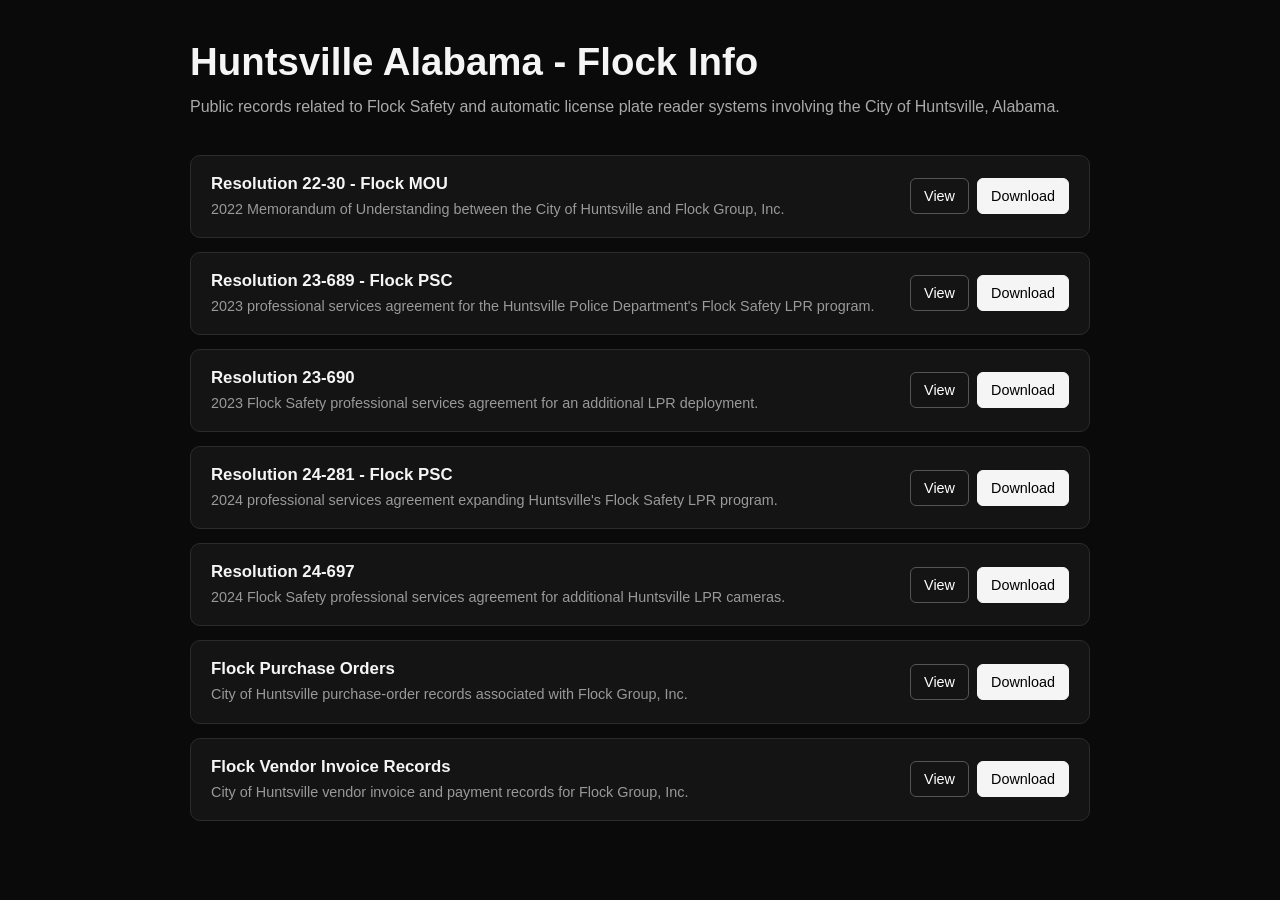
<file: huntsville.html>
<!DOCTYPE html>
<html lang="en">
<head>
  <meta charset="UTF-8" />
  <meta name="viewport" content="width=device-width, initial-scale=1.0" />
  <title>Huntsville Alabama - Flock Info</title>

  <style>
    * {
      box-sizing: border-box;
      margin: 0;
      padding: 0;
    }

    body {
      font-family: Arial, Helvetica, sans-serif;
      background: #0a0a0a;
      color: #f5f5f5;
      min-height: 100vh;
      padding: 40px 20px;
    }

    .container {
      width: 100%;
      max-width: 900px;
      margin: 0 auto;
    }

    h1 {
      font-size: 2.4rem;
      margin-bottom: 10px;
    }

    .subtitle {
      color: #aaa;
      margin-bottom: 35px;
      line-height: 1.6;
    }

    .documents {
      display: grid;
      gap: 14px;
    }

    .document {
      background: #141414;
      border: 1px solid #2b2b2b;
      border-radius: 10px;
      padding: 18px 20px;
      display: flex;
      align-items: center;
      justify-content: space-between;
      gap: 20px;
    }

    .document-info {
      min-width: 0;
    }

    .document-title {
      font-size: 1.05rem;
      font-weight: 600;
      margin-bottom: 5px;
    }

    .document-description {
      color: #999;
      font-size: 0.9rem;
      line-height: 1.4;
    }

    .buttons {
      display: flex;
      gap: 8px;
      flex-shrink: 0;
    }

    .button {
      display: inline-block;
      text-decoration: none;
      color: #fff;
      border: 1px solid #555;
      padding: 9px 13px;
      border-radius: 6px;
      font-size: 0.9rem;
      transition: 0.2s;
    }

    .button:hover {
      background: #fff;
      color: #000;
      border-color: #fff;
    }

    .download {
      background: #f5f5f5;
      color: #000;
      border-color: #f5f5f5;
    }

    .download:hover {
      background: #ccc;
      border-color: #ccc;
    }

    @media (max-width: 650px) {
      body {
        padding: 25px 15px;
      }

      h1 {
        font-size: 1.8rem;
      }

      .document {
        flex-direction: column;
        align-items: flex-start;
      }

      .buttons {
        width: 100%;
      }

      .button {
        flex: 1;
        text-align: center;
      }
    }
  </style>
</head>

<body>

  <main class="container">

    <h1>Huntsville Alabama - Flock Info</h1>

    <p class="subtitle">
      Public records related to Flock Safety and automatic license plate reader
      systems involving the City of Huntsville, Alabama.
    </p>

    <section class="documents">

      <div class="document">
        <div class="document-info">
          <div class="document-title">Resolution 22-30 - Flock MOU</div>
          <div class="document-description">
            2022 Memorandum of Understanding between the City of Huntsville and Flock Group, Inc.
          </div>
        </div>

        <div class="buttons">
          <a class="button"
             href="docs/huntsville/22-30%20Flock%20MOU.pdf"
             target="_blank">
            View
          </a>

          <a class="button download"
             href="docs/huntsville/22-30%20Flock%20MOU.pdf"
             download>
            Download
          </a>
        </div>
      </div>

      <div class="document">
        <div class="document-info">
          <div class="document-title">Resolution 23-689 - Flock PSC</div>
          <div class="document-description">
            2023 professional services agreement for the Huntsville Police Department's Flock Safety LPR program.
          </div>
        </div>

        <div class="buttons">
          <a class="button"
             href="docs/huntsville/23-689%20Flock%20PSC.pdf"
             target="_blank">
            View
          </a>

          <a class="button download"
             href="docs/huntsville/23-689%20Flock%20PSC.pdf"
             download>
            Download
          </a>
        </div>
      </div>

      <div class="document">
        <div class="document-info">
          <div class="document-title">Resolution 23-690</div>
          <div class="document-description">
            2023 Flock Safety professional services agreement for an additional LPR deployment.
          </div>
        </div>

        <div class="buttons">
          <a class="button"
             href="docs/huntsville/23-690.pdf"
             target="_blank">
            View
          </a>

          <a class="button download"
             href="docs/huntsville/23-690.pdf"
             download>
            Download
          </a>
        </div>
      </div>

      <div class="document">
        <div class="document-info">
          <div class="document-title">Resolution 24-281 - Flock PSC</div>
          <div class="document-description">
            2024 professional services agreement expanding Huntsville's Flock Safety LPR program.
          </div>
        </div>

        <div class="buttons">
          <a class="button"
             href="docs/huntsville/24-281%20Flock%20PSC.pdf"
             target="_blank">
            View
          </a>

          <a class="button download"
             href="docs/huntsville/24-281%20Flock%20PSC.pdf"
             download>
            Download
          </a>
        </div>
      </div>

      <div class="document">
        <div class="document-info">
          <div class="document-title">Resolution 24-697</div>
          <div class="document-description">
            2024 Flock Safety professional services agreement for additional Huntsville LPR cameras.
          </div>
        </div>

        <div class="buttons">
          <a class="button"
             href="docs/huntsville/24-697.pdf"
             target="_blank">
            View
          </a>

          <a class="button download"
             href="docs/huntsville/24-697.pdf"
             download>
            Download
          </a>
        </div>
      </div>

      <div class="document">
        <div class="document-info">
          <div class="document-title">Flock Purchase Orders</div>
          <div class="document-description">
            City of Huntsville purchase-order records associated with Flock Group, Inc.
          </div>
        </div>

        <div class="buttons">
          <a class="button"
             href="docs/huntsville/Flock%20POs.pdf"
             target="_blank">
            View
          </a>

          <a class="button download"
             href="docs/huntsville/Flock%20POs.pdf"
             download>
            Download
          </a>
        </div>
      </div>

      <div class="document">
        <div class="document-info">
          <div class="document-title">Flock Vendor Invoice Records</div>
          <div class="document-description">
            City of Huntsville vendor invoice and payment records for Flock Group, Inc.
          </div>
        </div>

        <div class="buttons">
          <a class="button"
             href="docs/huntsville/Flock.pdf"
             target="_blank">
            View
          </a>

          <a class="button download"
             href="docs/huntsville/Flock.pdf"
             download>
            Download
          </a>
        </div>
      </div>

    </section>

  </main>

</body>
</html>
</file>
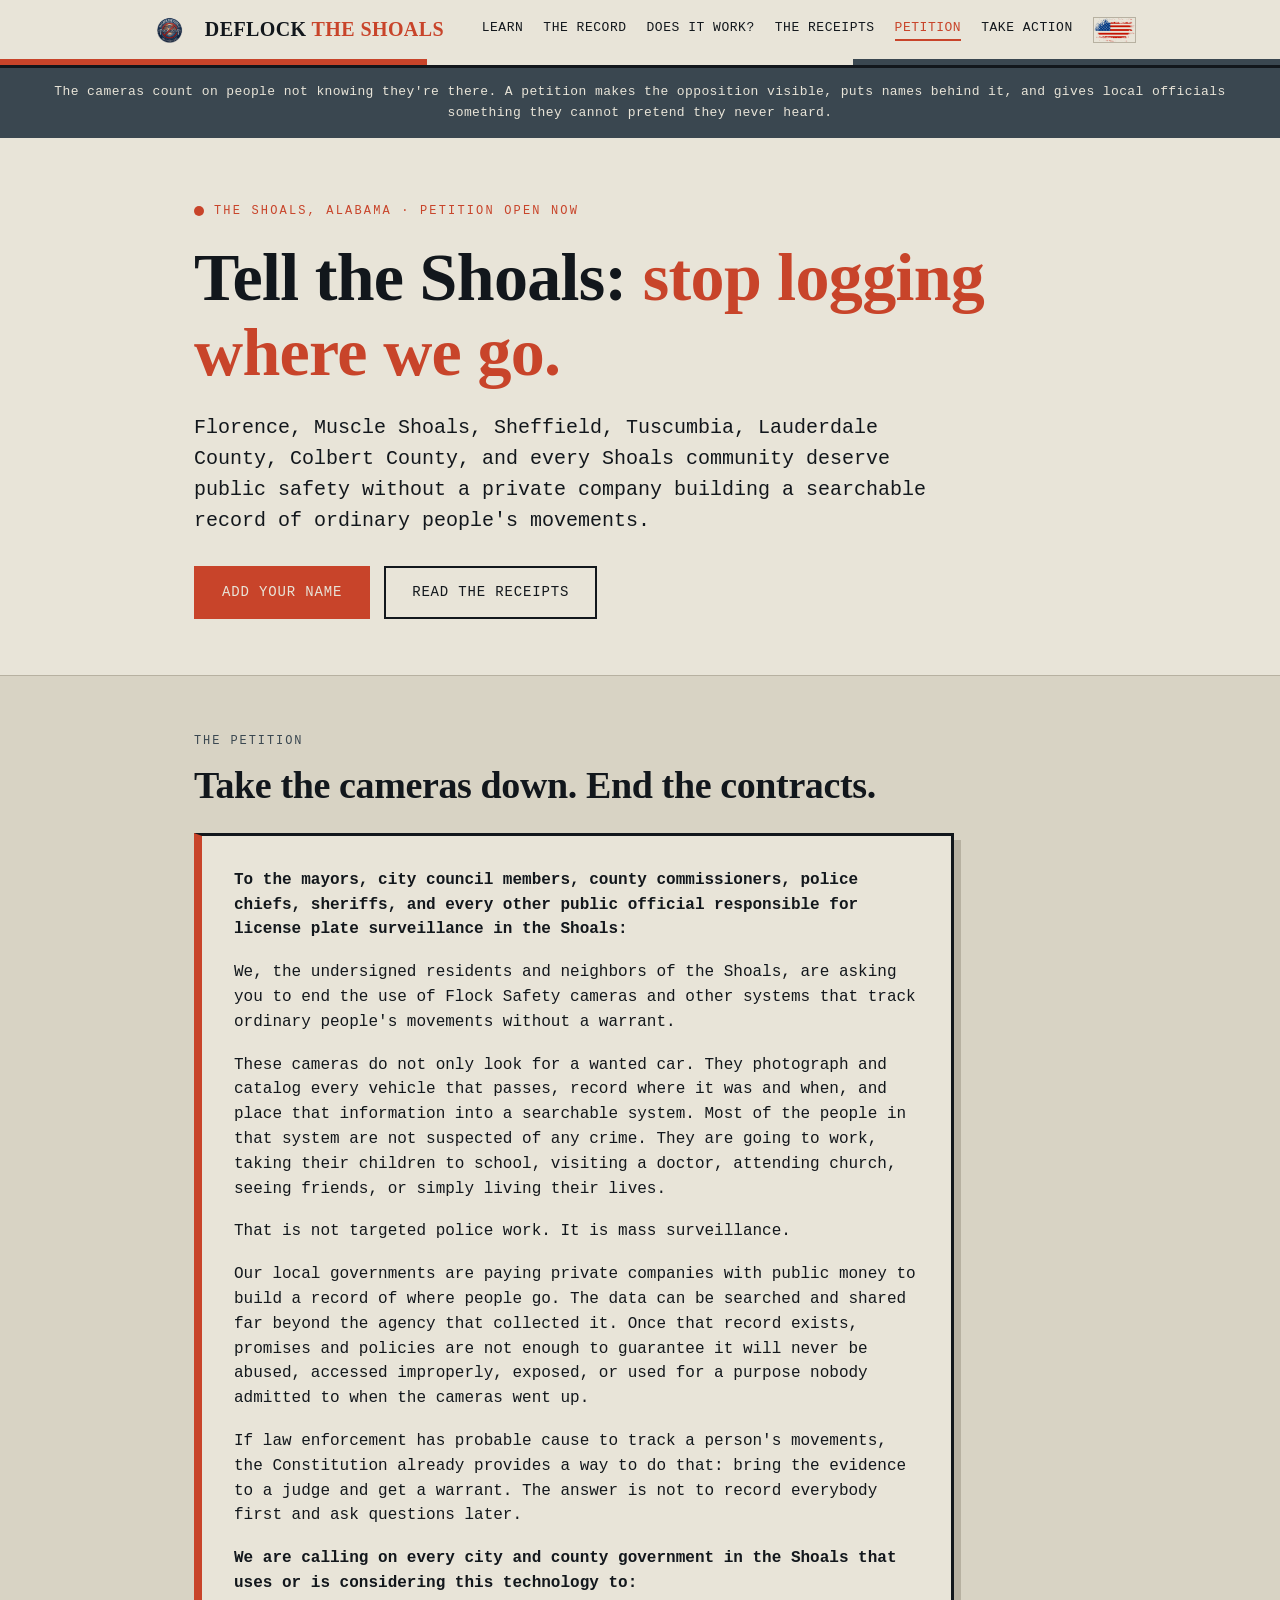
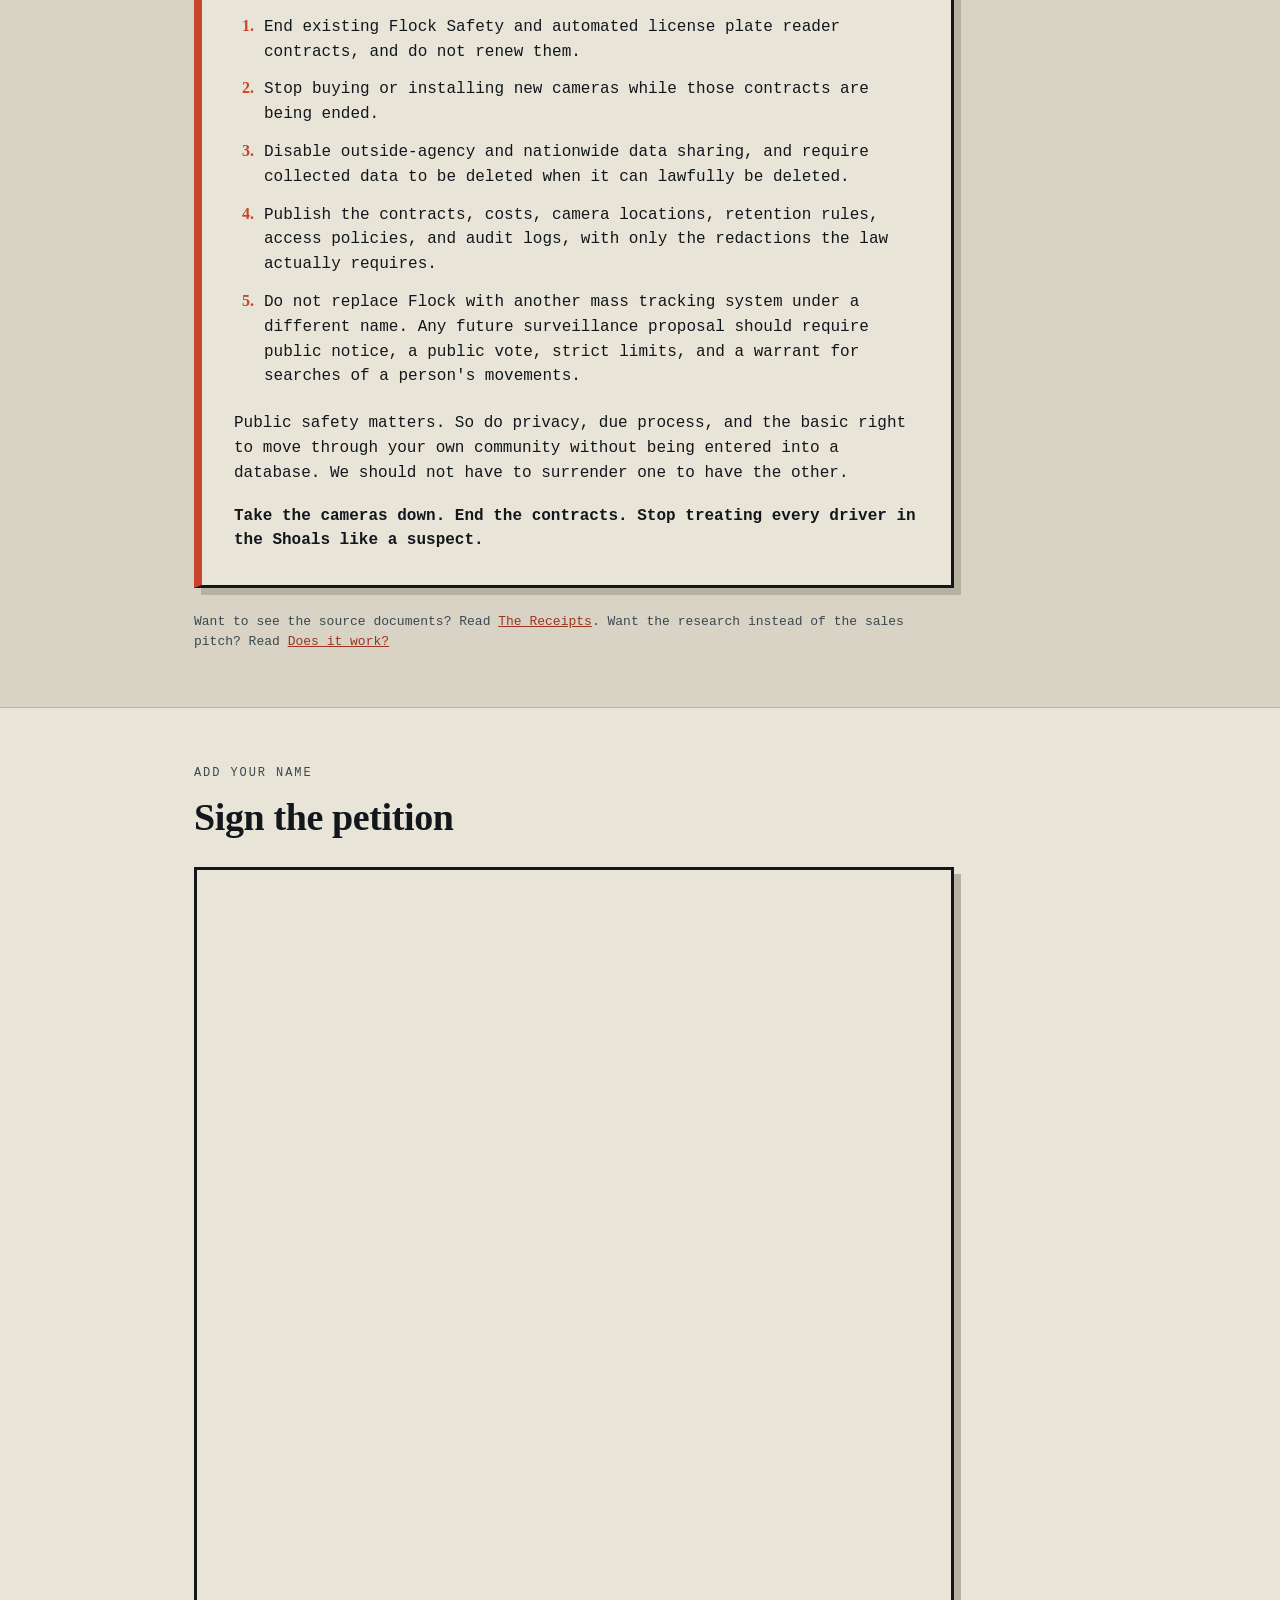
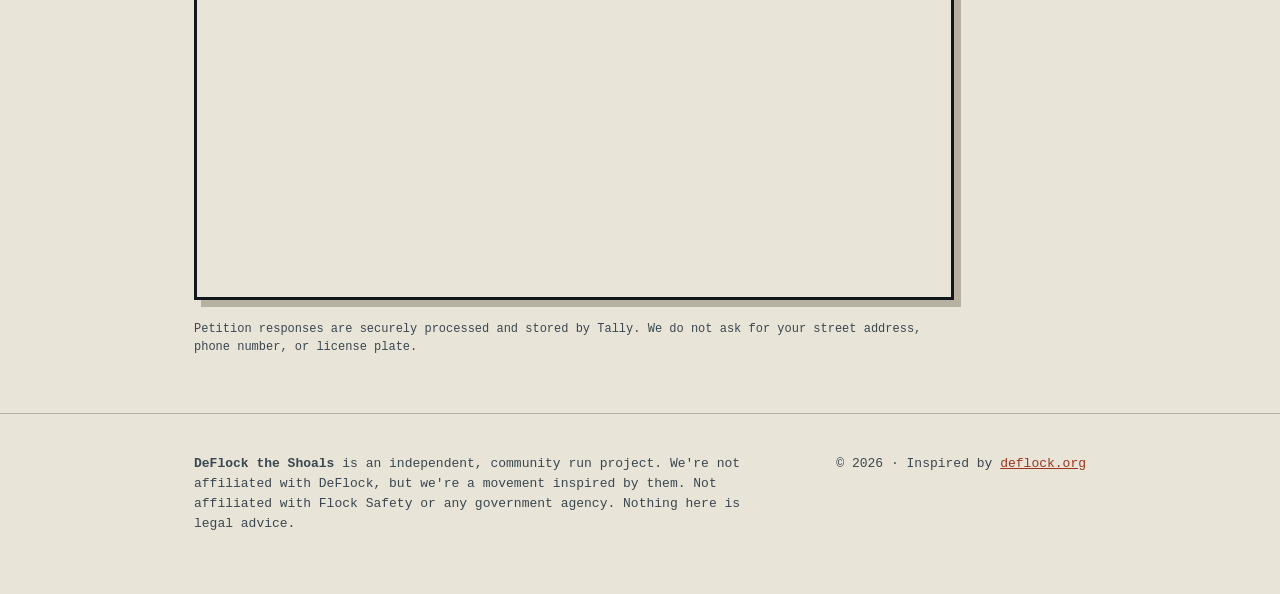
<file: petition.html>
<!DOCTYPE html>
<html lang="en">
<head>
  <meta charset="UTF-8">
  <meta name="viewport" content="width=device-width, initial-scale=1.0">
  <title>Sign the Petition — DeFlock the Shoals</title>
  <meta name="description" content="Sign the Shoals petition calling on local officials to remove Flock cameras and end warrantless license plate surveillance.">

  <meta property="og:title" content="Sign the Petition — DeFlock the Shoals">
  <meta property="og:description" content="Tell Shoals officials to take the cameras down, end the contracts, and stop logging where ordinary people go.">
  <meta property="og:type" content="website">
  <meta property="og:image" content="https://www.deflocktheshoals.site/assets/deflocktheshoals.png">
  <meta property="og:url" content="https://www.deflocktheshoals.site/petition.html">

  <link rel="stylesheet" href="styles.css">
</head>
<body>

<header>
  <div class="bar">
    <a href="index.html#top" class="brand">
      <img src="assets/deflocktheshoals.png" alt="DeFlock the Shoals logo" class="brand-logo">
      <span class="brand-text">DeFlock <span>the Shoals</span></span>
    </a>
    <div class="bar-right">
      <nav class="nav-links">
        <a href="index.html#learn">Learn</a>
        <a href="index.html#evidence">The record</a>
        <a href="safety.html">Does it work?</a>
        <a href="receipts.html">The receipts</a>
        <a href="petition.html" class="is-active">Petition</a>
        <a href="index.html#act">Take action</a>
      </nav>
      <img src="assets/usaflag.png" alt="American flag" class="usa-flag">
      <button type="button" class="nav-toggle" id="nav-toggle" aria-label="Menu" aria-expanded="false">
        <span></span><span></span><span></span>
      </button>
    </div>
  </div>
  <nav class="nav-mobile" id="nav-mobile">
    <a href="index.html#learn">Learn</a>
    <a href="index.html#evidence">The record</a>
    <a href="safety.html">Does it work?</a>
    <a href="receipts.html">The receipts</a>
    <a href="petition.html" class="is-active">Petition</a>
    <a href="index.html#act">Take action</a>
  </nav>
  <div class="flag-stripe" aria-hidden="true"><span class="r"></span><span class="w"></span><span class="b"></span></div>
</header>

<div class="movement">
  The cameras count on people not knowing they're there. A petition makes the opposition visible, puts names behind it, and gives local officials something they cannot pretend they never heard.
</div>

<main id="top">

  <div class="hero petition-hero">
    <div class="wrap">
      <p class="eyebrow"><span class="rec-dot"></span> The Shoals, Alabama &middot; Petition open now</p>
      <h1>Tell the Shoals: <em>stop logging where we go.</em></h1>
      <p class="lede">Florence, Muscle Shoals, Sheffield, Tuscumbia, Lauderdale County, Colbert County, and every Shoals community deserve public safety without a private company building a searchable record of ordinary people's movements.</p>
      <div class="cta-row">
        <a href="#sign" class="btn btn-primary">Add your name</a>
        <a href="receipts.html" class="btn btn-ghost">Read the receipts</a>
      </div>
    </div>
  </div>

  <section class="alt" id="petition-text">
    <div class="wrap">
      <p class="sec-label">The petition</p>
      <h2>Take the cameras down. End the contracts.</h2>

      <article class="petition-statement prose">
        <p><strong>To the mayors, city council members, county commissioners, police chiefs, sheriffs, and every other public official responsible for license plate surveillance in the Shoals:</strong></p>

        <p>We, the undersigned residents and neighbors of the Shoals, are asking you to end the use of Flock Safety cameras and other systems that track ordinary people's movements without a warrant.</p>

        <p>These cameras do not only look for a wanted car. They photograph and catalog every vehicle that passes, record where it was and when, and place that information into a searchable system. Most of the people in that system are not suspected of any crime. They are going to work, taking their children to school, visiting a doctor, attending church, seeing friends, or simply living their lives.</p>

        <p>That is not targeted police work. It is mass surveillance.</p>

        <p>Our local governments are paying private companies with public money to build a record of where people go. The data can be searched and shared far beyond the agency that collected it. Once that record exists, promises and policies are not enough to guarantee it will never be abused, accessed improperly, exposed, or used for a purpose nobody admitted to when the cameras went up.</p>

        <p>If law enforcement has probable cause to track a person's movements, the Constitution already provides a way to do that: bring the evidence to a judge and get a warrant. The answer is not to record everybody first and ask questions later.</p>

        <p><strong>We are calling on every city and county government in the Shoals that uses or is considering this technology to:</strong></p>

        <ol class="petition-demands">
          <li>End existing Flock Safety and automated license plate reader contracts, and do not renew them.</li>
          <li>Stop buying or installing new cameras while those contracts are being ended.</li>
          <li>Disable outside-agency and nationwide data sharing, and require collected data to be deleted when it can lawfully be deleted.</li>
          <li>Publish the contracts, costs, camera locations, retention rules, access policies, and audit logs, with only the redactions the law actually requires.</li>
          <li>Do not replace Flock with another mass tracking system under a different name. Any future surveillance proposal should require public notice, a public vote, strict limits, and a warrant for searches of a person's movements.</li>
        </ol>

        <p>Public safety matters. So do privacy, due process, and the basic right to move through your own community without being entered into a database. We should not have to surrender one to have the other.</p>

        <p><strong>Take the cameras down. End the contracts. Stop treating every driver in the Shoals like a suspect.</strong></p>
      </article>

      <p class="map-note petition-source-note">Want to see the source documents? Read <a href="receipts.html">The Receipts</a>. Want the research instead of the sales pitch? Read <a href="safety.html">Does it work?</a></p>
    </div>
  </section>

  <section id="sign">
    <div class="wrap">
      <p class="sec-label">Add your name</p>
      <h2>Sign the petition</h2>
      <p class="prose section-intro"> </p>

      <div class="petition-card tally-card">
        <iframe
          data-tally-src="https://tally.so/embed/vGRPOQ?alignLeft=1&amp;hideTitle=1&amp;transparentBackground=1&amp;dynamicHeight=1"
          src="https://tally.so/embed/vGRPOQ?alignLeft=1&amp;hideTitle=1&amp;transparentBackground=1&amp;dynamicHeight=1"
          loading="lazy"
          width="100%"
          height="987"
          frameborder="0"
          marginheight="0"
          marginwidth="0"
          title="DeFlock the Shoals petition signature form"
        ></iframe>
      </div>

      <p class="petition-privacy">Petition responses are securely processed and stored by Tally. We do not ask for your street address, phone number, or license plate.</p>
    </div>
  </section>

</main>

<footer>
  <div class="wrap">
    <div class="disclaimer">
      <strong>DeFlock the Shoals</strong> is an independent, community run project. We're not affiliated with DeFlock, but we're a movement inspired by them. Not affiliated with Flock Safety or any government agency. Nothing here is legal advice.
    </div>
    <div>
      &copy; <span id="year">2026</span> &middot; Inspired by <a href="https://deflock.org" target="_blank" rel="noopener">deflock.org</a>
    </div>
  </div>
</footer>

<script src="script.js"></script>
<script async src="https://tally.so/widgets/embed.js"></script>
<script data-goatcounter="https://deflocktheshoals.goatcounter.com/count"
        async src="//gc.zgo.at/count.js"></script>
</body>
</html>
</file>
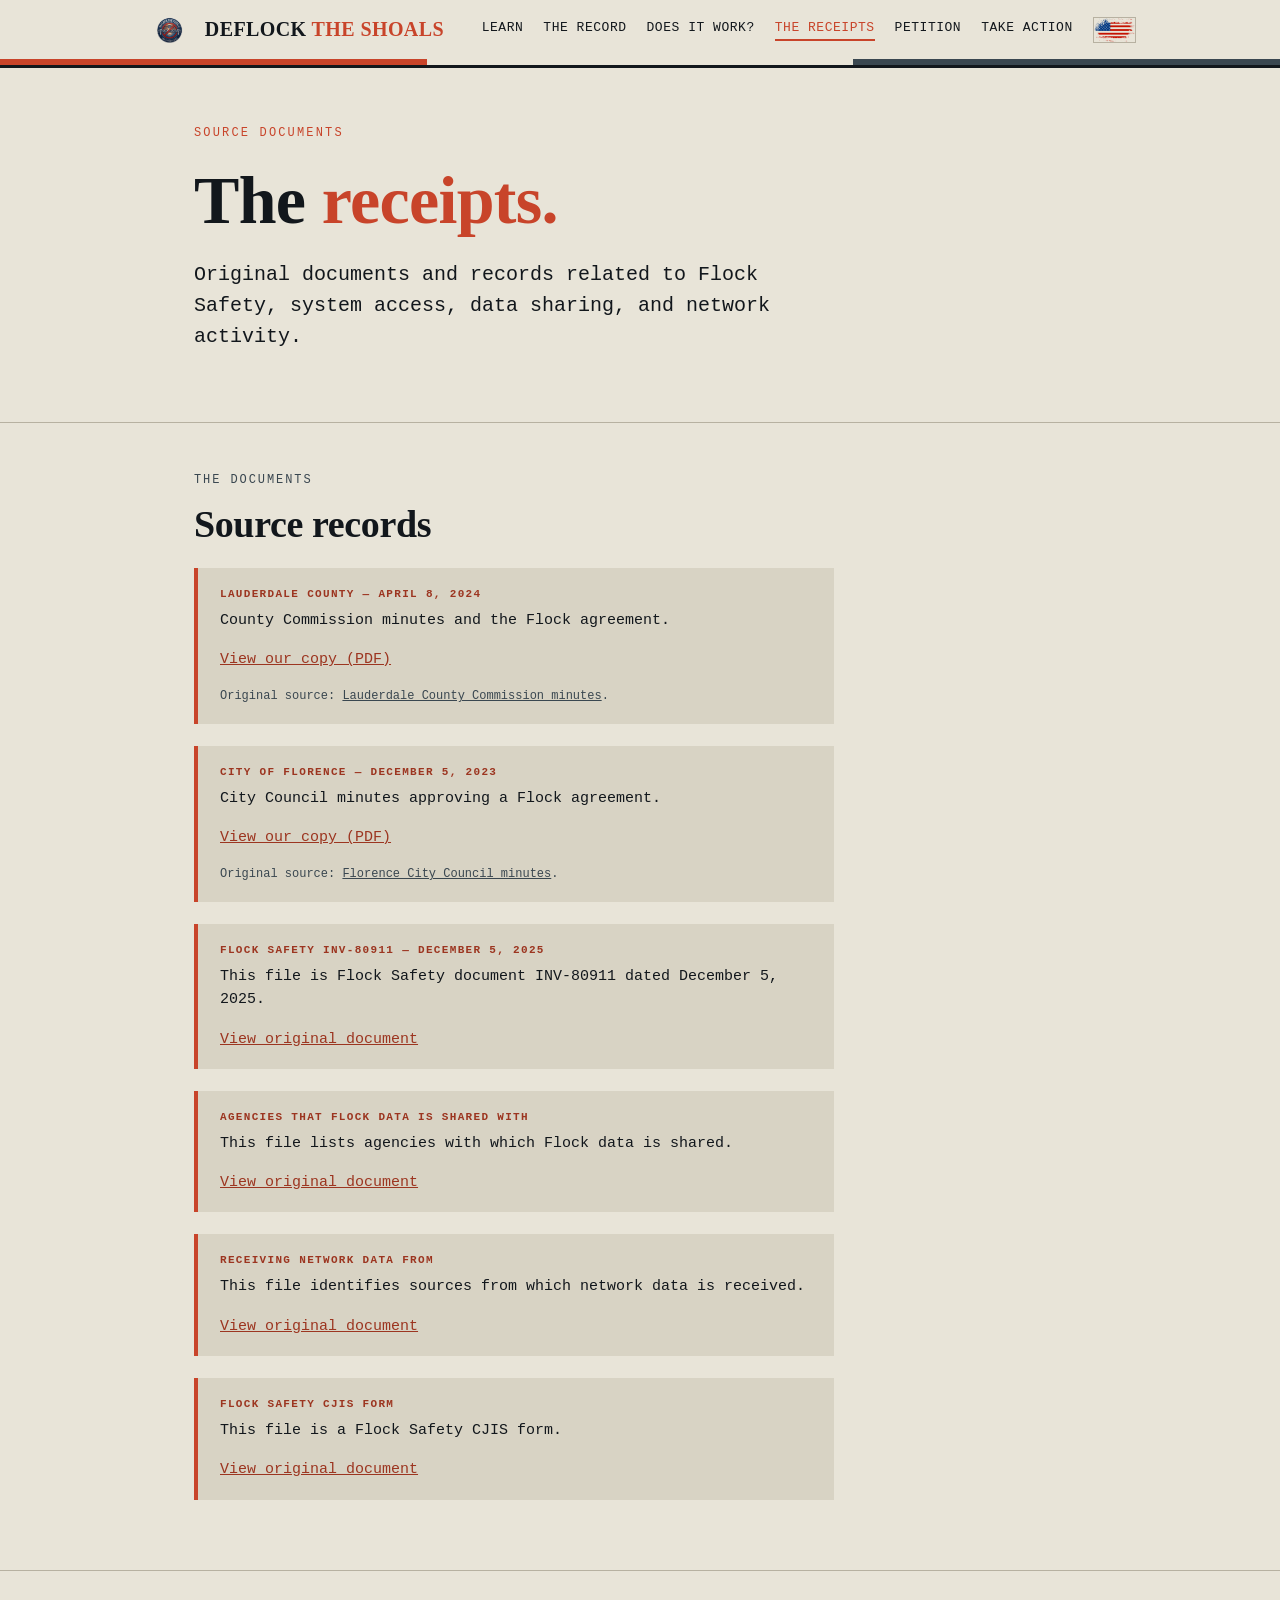
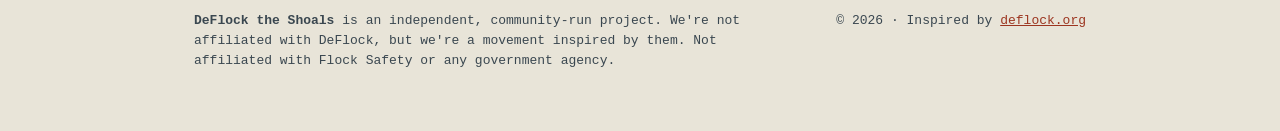
<file: receipts.html>
<!DOCTYPE html>
<html lang="en">
<head>
  <meta charset="UTF-8">
  <meta name="viewport" content="width=device-width, initial-scale=1.0">

  <title>The Receipts — DeFlock the Shoals</title>

  <meta
    name="description"
    content="Source documents and records related to Flock Safety and license plate reader systems."
  >

  <meta property="og:title" content="The Receipts — DeFlock the Shoals">
  <meta
    property="og:description"
    content="Source documents and records related to Flock Safety and license plate reader systems."
  >
  <meta property="og:type" content="website">
  <meta
    property="og:image"
    content="https://www.deflocktheshoals.site/assets/deflocktheshoals.png"
  >
  <meta
    property="og:url"
    content="https://www.deflocktheshoals.site/receipts.html"
  >

  <link rel="stylesheet" href="styles.css">
</head>

<body>

<header>
  <div class="bar">

    <a href="index.html#top" class="brand">
      <img
        src="assets/deflocktheshoals.png"
        alt="DeFlock the Shoals logo"
        class="brand-logo"
      >

      <span class="brand-text">
        DeFlock <span>the Shoals</span>
      </span>
    </a>

    <div class="bar-right">

      <nav class="nav-links">
        <a href="index.html#learn">Learn</a>
        <a href="index.html#evidence">The record</a>
        <a href="safety.html">Does it work?</a>
        <a href="receipts.html" class="is-active" aria-current="page">The receipts</a>
        <a href="petition.html">Petition</a>
        <a href="index.html#act">Take action</a>
      </nav>

      <img
        src="assets/usaflag.png"
        alt="American flag"
        class="usa-flag"
      >

      <button
        type="button"
        class="nav-toggle"
        id="nav-toggle"
        aria-label="Menu"
        aria-expanded="false"
      >
        <span></span>
        <span></span>
        <span></span>
      </button>

    </div>
  </div>

  <nav class="nav-mobile" id="nav-mobile">
    <a href="index.html#learn">Learn</a>
    <a href="index.html#evidence">The record</a>
    <a href="safety.html">Does it work?</a>
    <a href="receipts.html" class="is-active" aria-current="page">The receipts</a>
    <a href="petition.html">Petition</a>
    <a href="index.html#act">Take action</a>
  </nav>

  <div class="flag-stripe" aria-hidden="true">
    <span class="r"></span>
    <span class="w"></span>
    <span class="b"></span>
  </div>
</header>


<main id="top">

  <div class="hero hero-records">
    <div class="wrap">

      <p class="eyebrow">
        Source documents
      </p>

      <h1 class="records-h1">
        The <em>receipts.</em>
      </h1>

      <p class="lede">
        Original documents and records related to Flock Safety,
        system access, data sharing, and network activity.
      </p>

    </div>
  </div>


  <section id="records-body">
    <div class="wrap">

      <p class="sec-label">The documents</p>

      <h2>Source records</h2>

      <div class="prose">

        <div class="claimbox">
          <span class="tag">Lauderdale County — April 8, 2024</span>
          <p>County Commission minutes and the Flock agreement.</p>
          <p><a href="docs/LC4-8-24.pdf" target="_blank" rel="noopener">View our copy (PDF)</a></p>
          <p class="cite">Original source: <a href="https://www.lauderdalecountyal.gov/Sites/Lauderdale_County/Documents/Minutes/2024/April%208%2C%202024.pdf" target="_blank" rel="noopener">Lauderdale County Commission minutes</a>.</p>
        </div>

        <div class="claimbox">
          <span class="tag">City of Florence — December 5, 2023</span>
          <p>City Council minutes approving a Flock agreement.</p>
          <p><a href="docs/florencemeeting12-05-2023.pdf" target="_blank" rel="noopener">View our copy (PDF)</a></p>
          <p class="cite">Original source: <a href="https://florenceal.org/wp-content/uploads/2024/09/12-05-2023.pdf" target="_blank" rel="noopener">Florence City Council minutes</a>.</p>
        </div>


        <div class="claimbox">

          <span class="tag">
            Flock Safety INV-80911 — December 5, 2025
          </span>

          <p>
            This file is Flock Safety document INV-80911 dated
            December 5, 2025.
          </p>

          <p>
            <a
              href="docs/records/1.%20Flock%20Safety_INV-80911_2025-12-05.pdf"
              target="_blank"
              rel="noopener"
            >
              View original document
            </a>
          </p>

        </div>


        <div class="claimbox">

          <span class="tag">
            Agencies That Flock Data Is Shared With
          </span>

          <p>
            This file lists agencies with which Flock data is shared.
          </p>

          <p>
            <a
              href="docs/records/7.%20Agencies%20that%20Flock%20data%20is%20shared%20with.pdf"
              target="_blank"
              rel="noopener"
            >
              View original document
            </a>
          </p>

        </div>


        <div class="claimbox">

          <span class="tag">
            Receiving Network Data From
          </span>

          <p>
            This file identifies sources from which network data is received.
          </p>

          <p>
            <a
              href="docs/records/8.%20Receiving%20Network%20Data%20From.pdf"
              target="_blank"
              rel="noopener"
            >
              View original document
            </a>
          </p>

        </div>


        <div class="claimbox">

          <span class="tag">
            Flock Safety CJIS Form
          </span>

          <p>
            This file is a Flock Safety CJIS form.
          </p>

          <p>
            <a
              href="docs/records/11.%20Flock%20Safety%20CJIS%20Form%2026%208.6.26.pdf"
              target="_blank"
              rel="noopener"
            >
              View original document
            </a>
          </p>

        </div>


      </div>
    </div>
  </section>

</main>


<footer>
  <div class="wrap">

    <div class="disclaimer">
      <strong>DeFlock the Shoals</strong> is an independent,
      community-run project. We're not affiliated with DeFlock,
      but we're a movement inspired by them. Not affiliated with
      Flock Safety or any government agency.
    </div>

    <div>
      &copy; <span id="year">2026</span>
      &middot;
      Inspired by
      <a
        href="https://deflock.org"
        target="_blank"
        rel="noopener"
      >
        deflock.org
      </a>
    </div>

  </div>
</footer>


<script src="script.js"></script>

<script
  data-goatcounter="https://deflocktheshoals.goatcounter.com/count"
  async
  src="//gc.zgo.at/count.js"
></script>

</body>
</html>
</file>
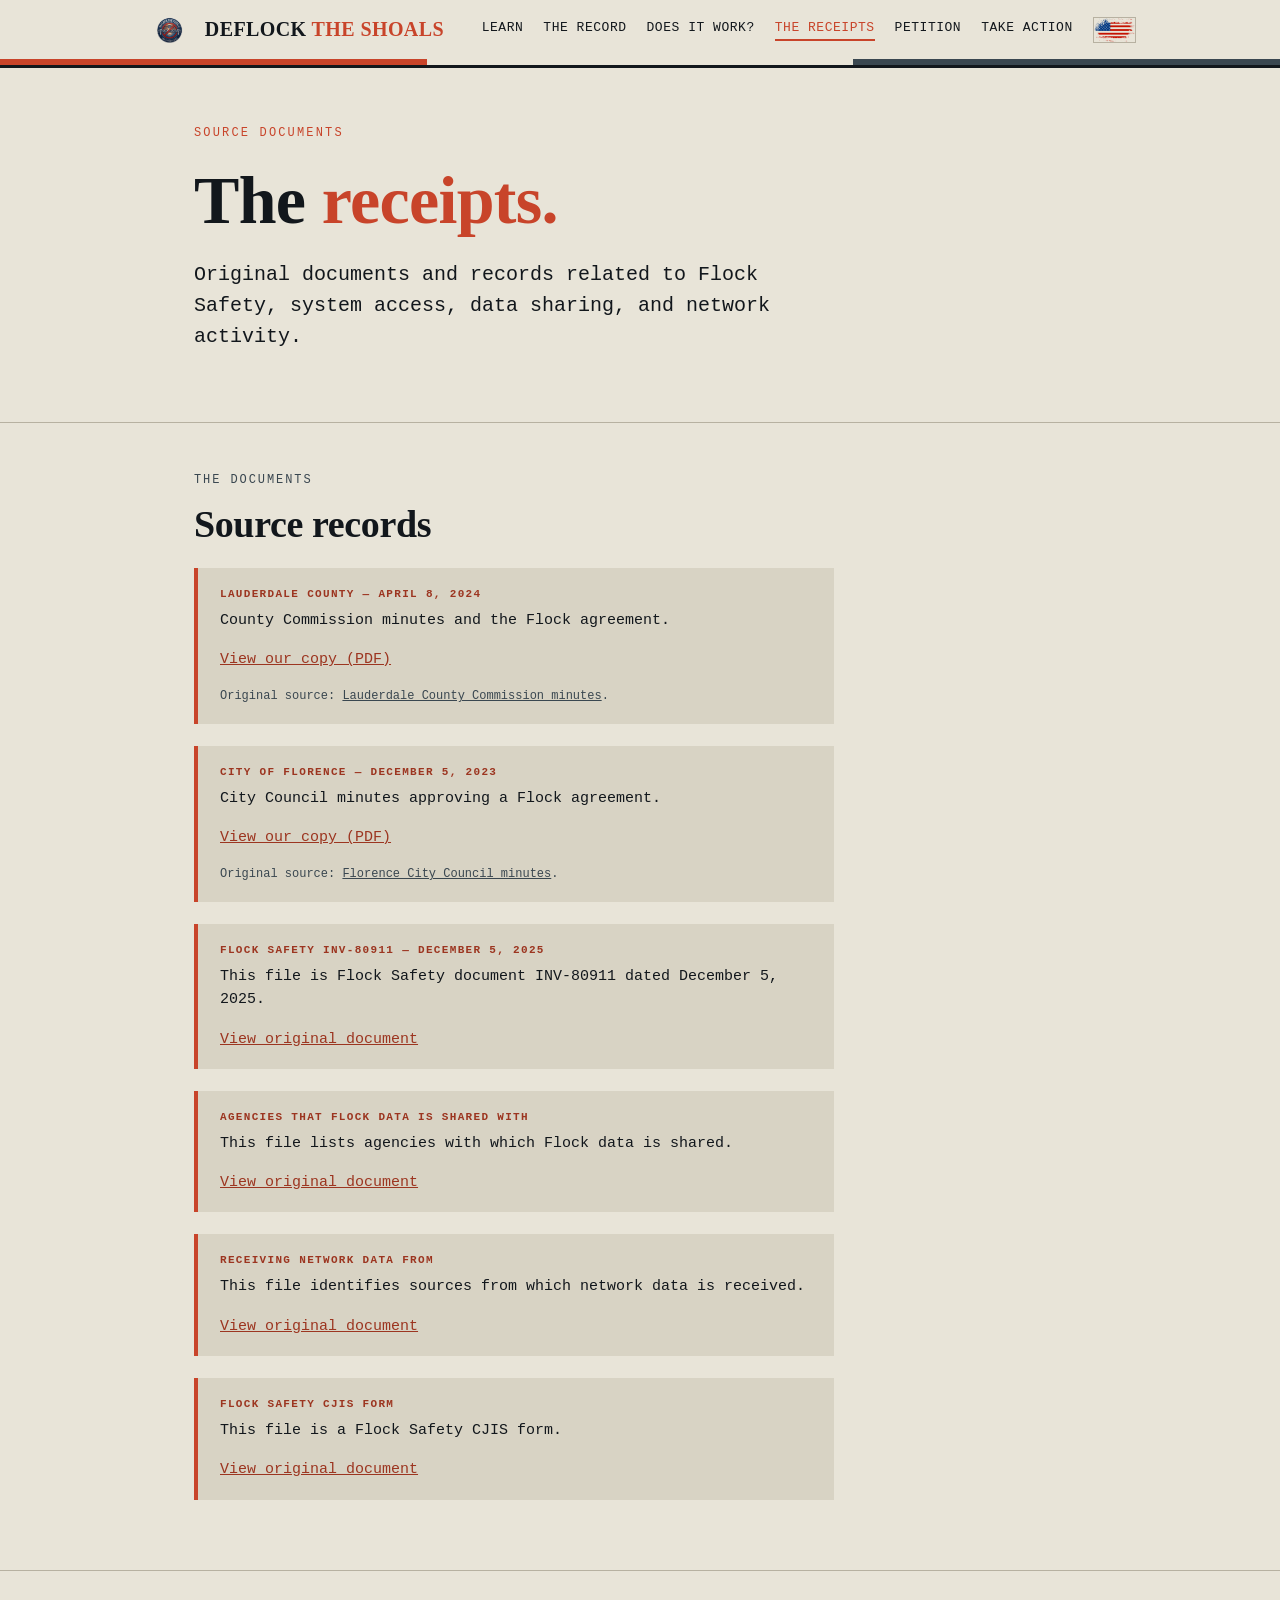
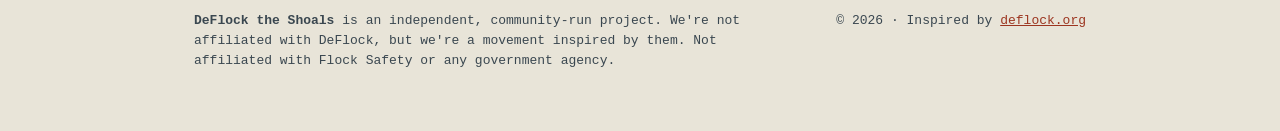
<file: records.html>
<!DOCTYPE html>
<html lang="en">
<head>
  <meta charset="UTF-8">
  <meta name="viewport" content="width=device-width, initial-scale=1.0">
  <meta http-equiv="refresh" content="0; url=receipts.html">
  <meta name="robots" content="noindex">
  <link rel="canonical" href="https://www.deflocktheshoals.site/receipts.html">
  <title>The Receipts — DeFlock the Shoals</title>
</head>
<body>
  <p>The records have moved to <a href="receipts.html">The Receipts</a>.</p>
  <script>location.replace('receipts.html' + location.search + location.hash);</script>
</body>
</html>
</file>
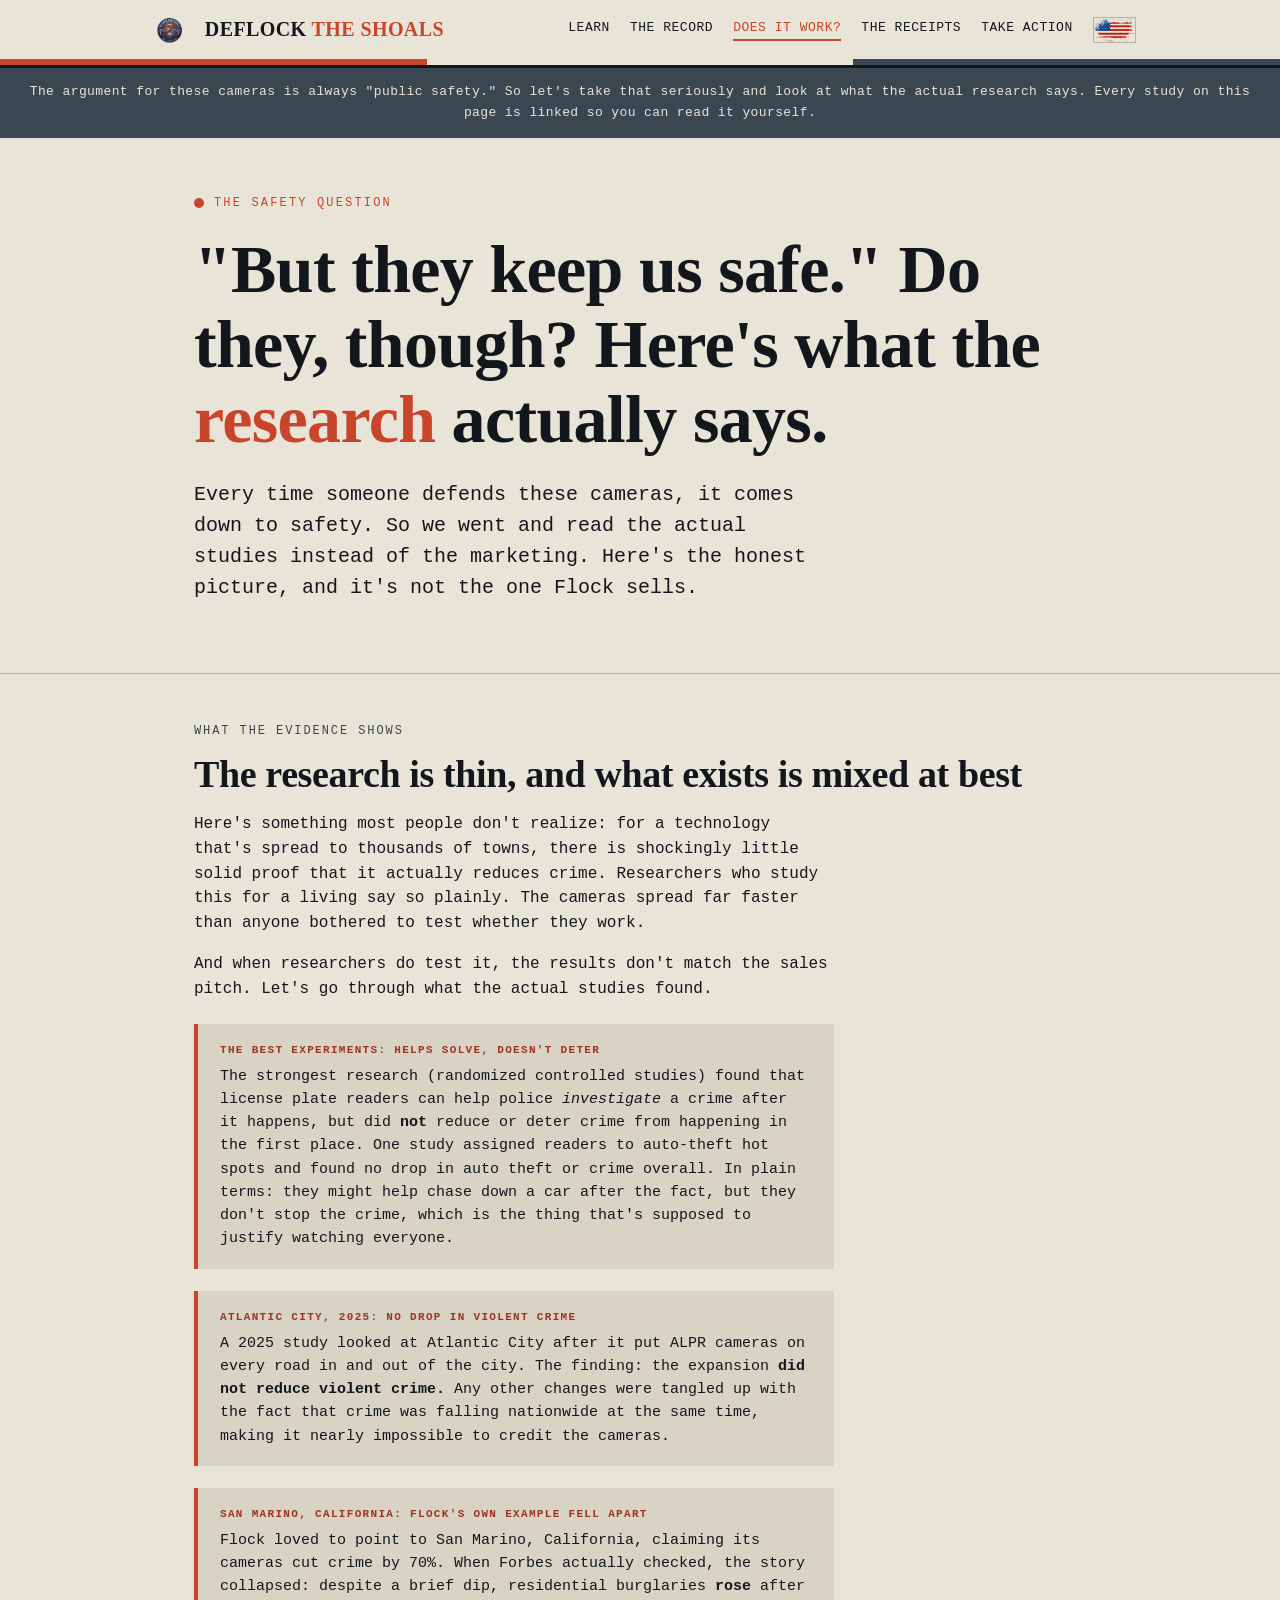
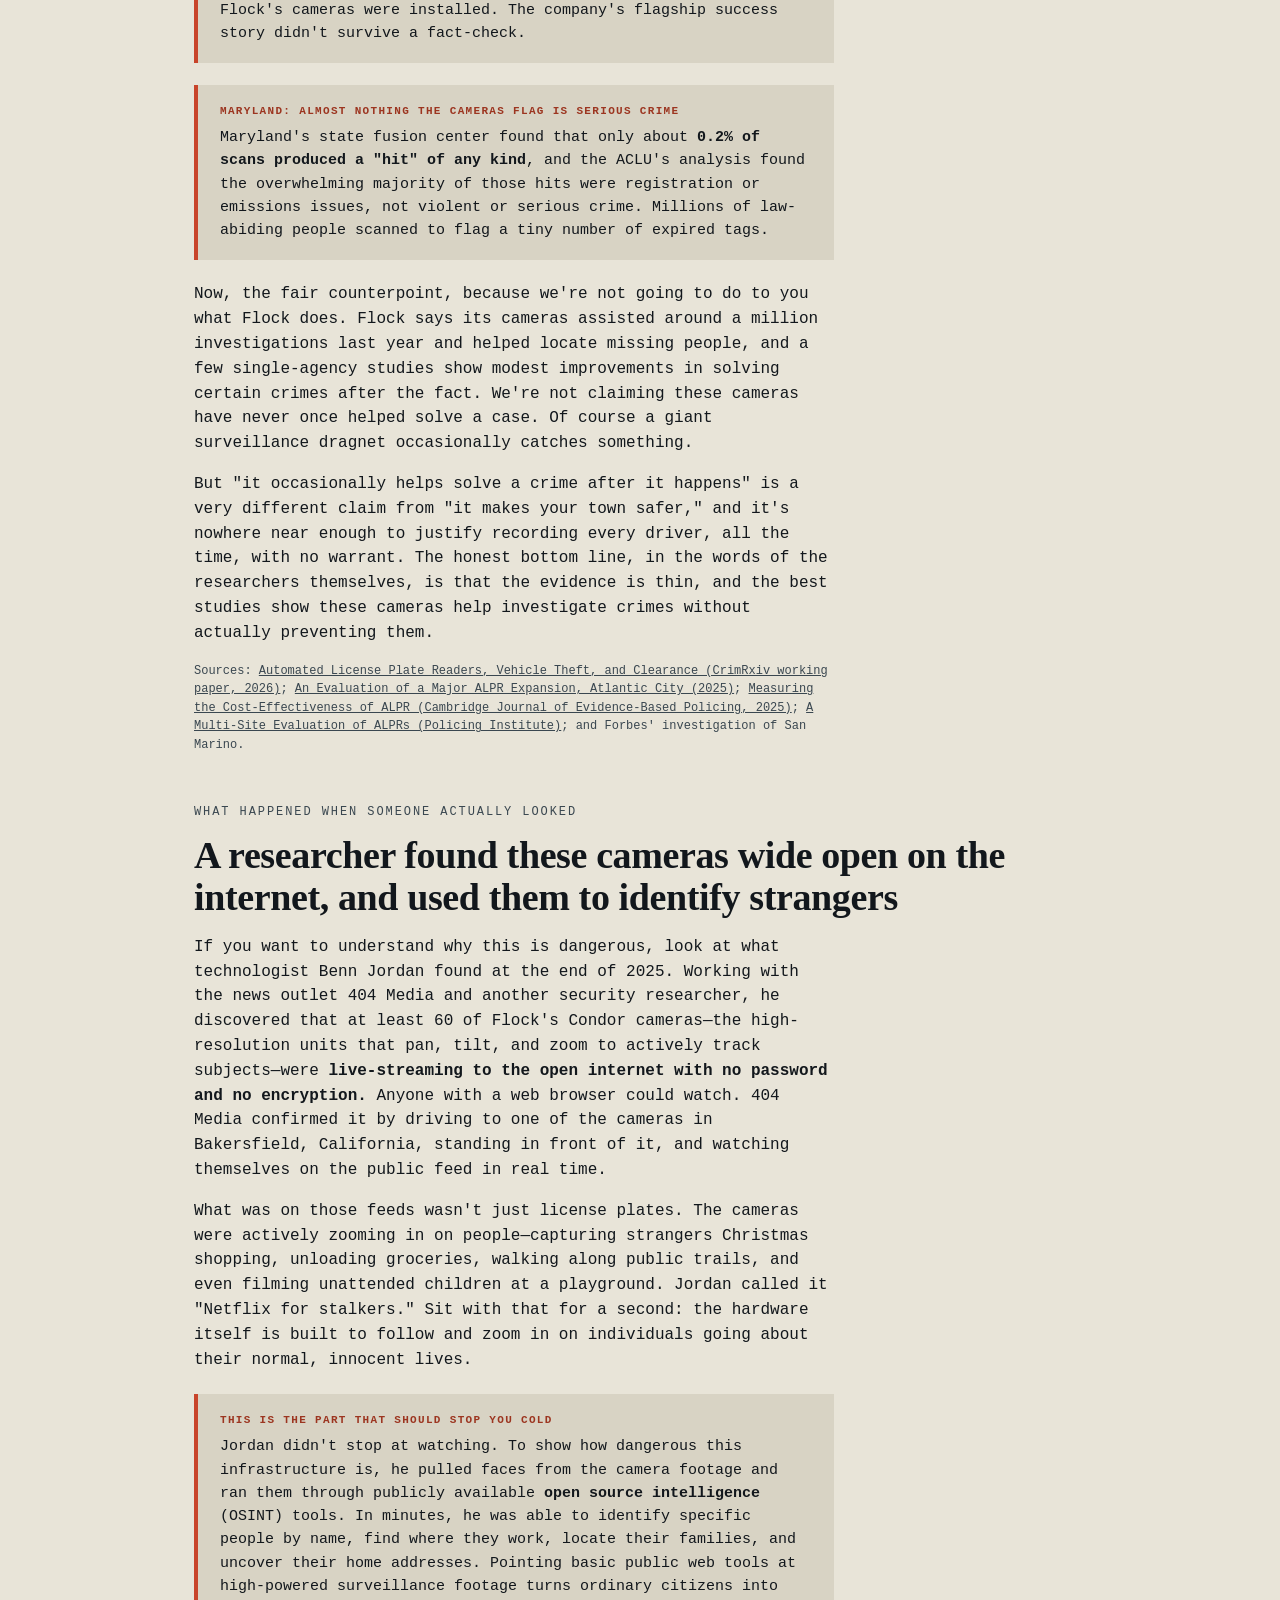
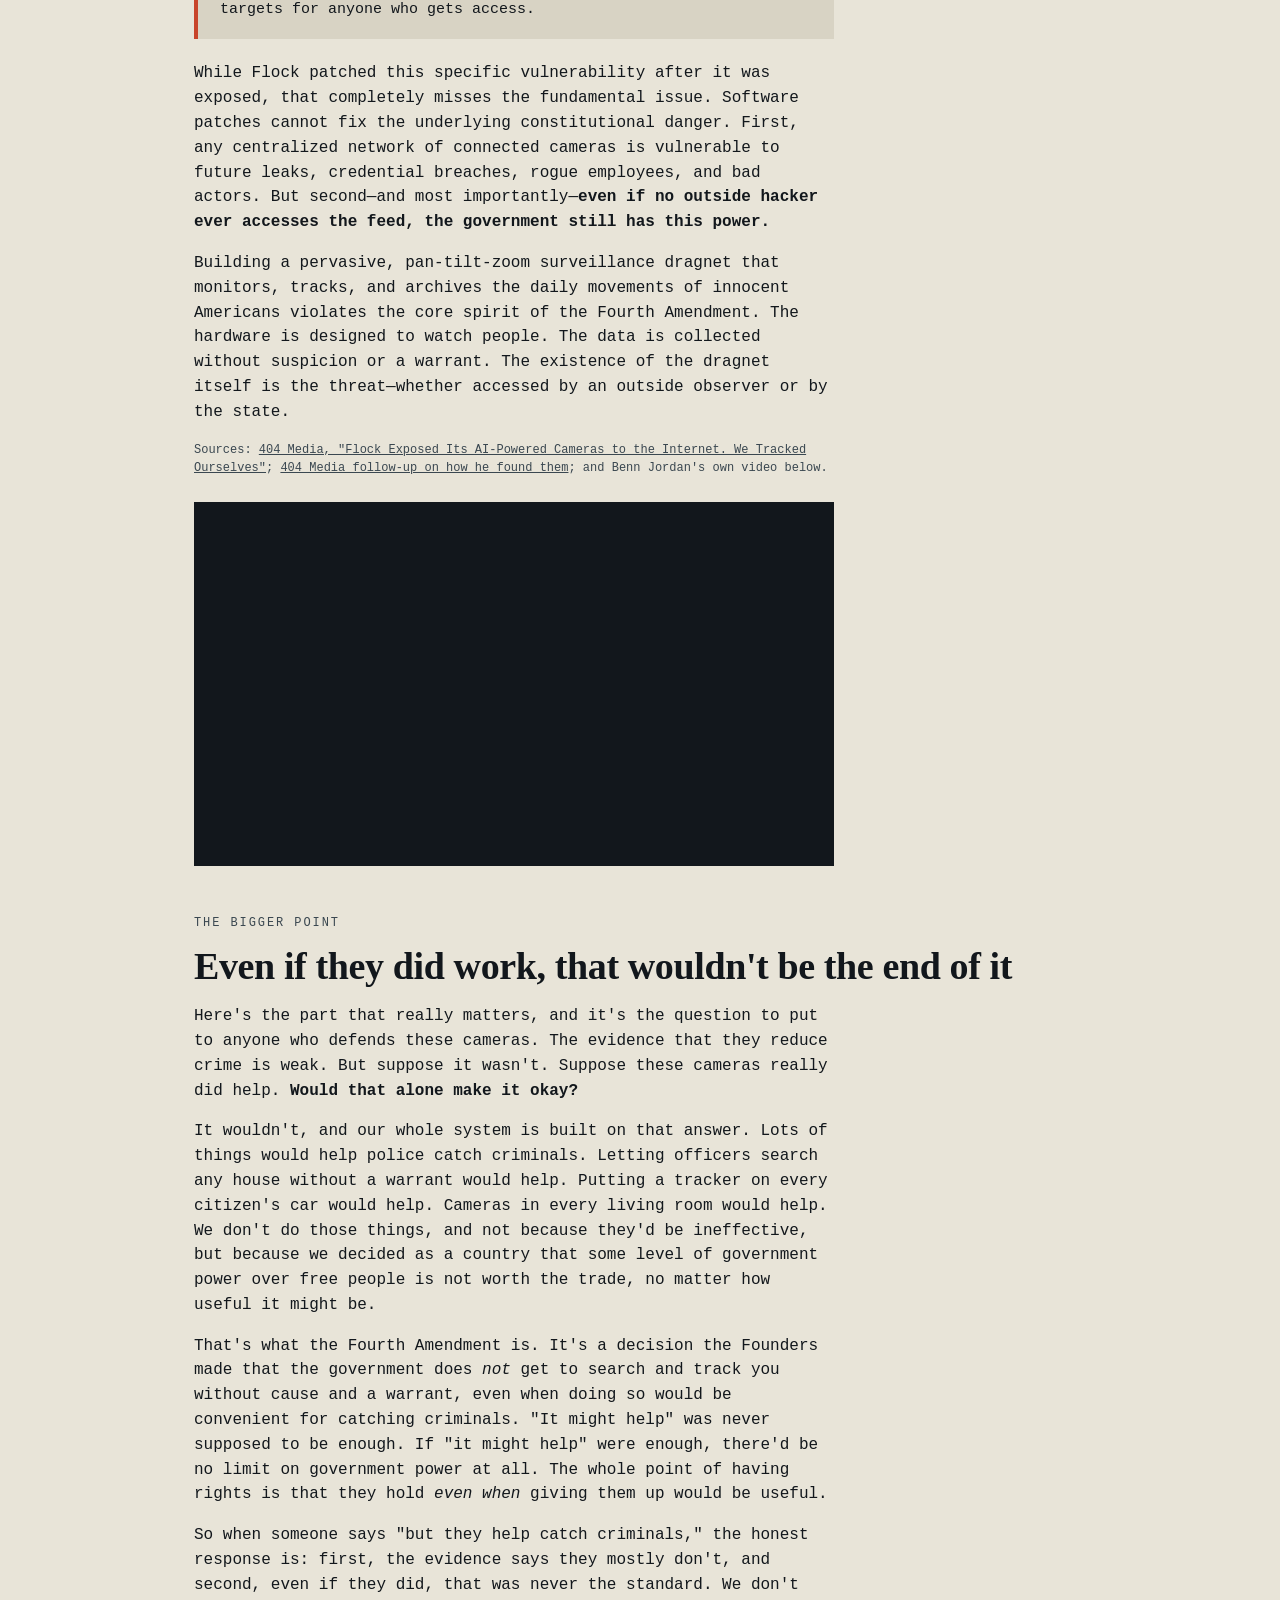
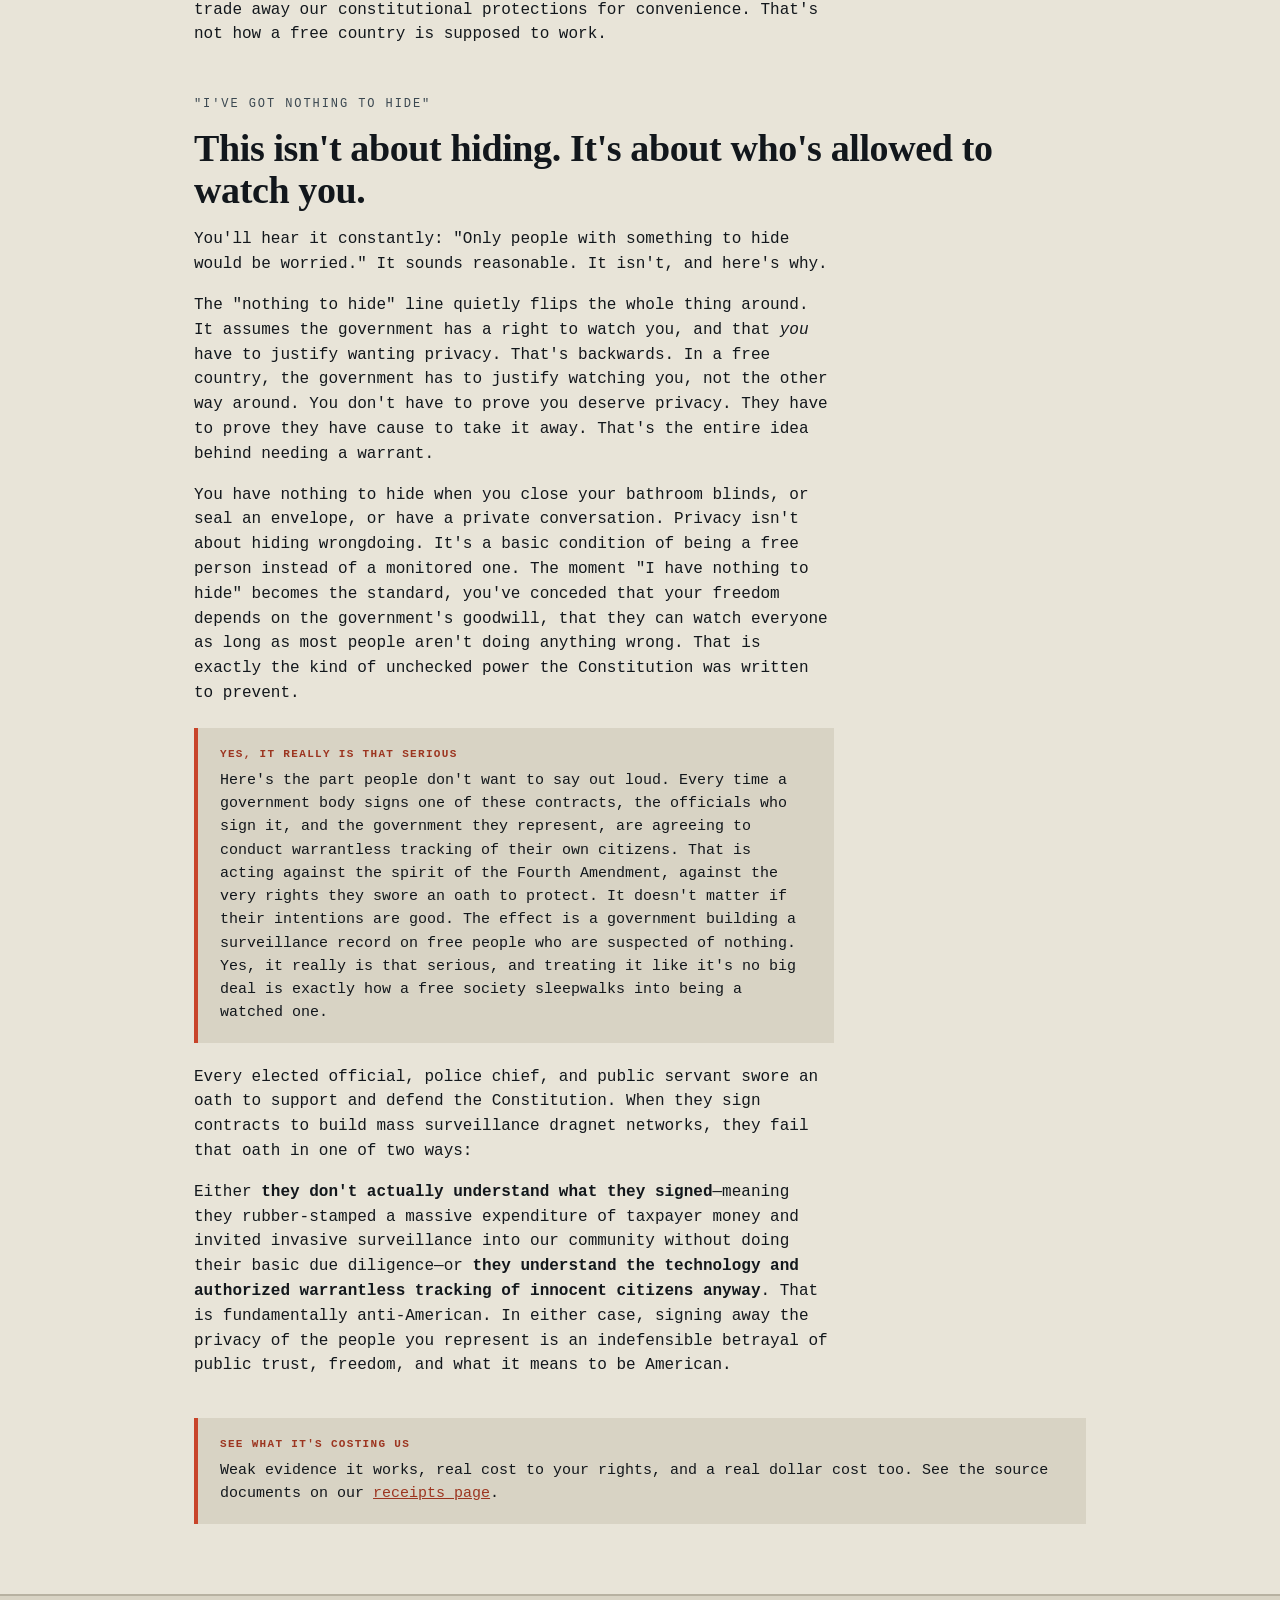
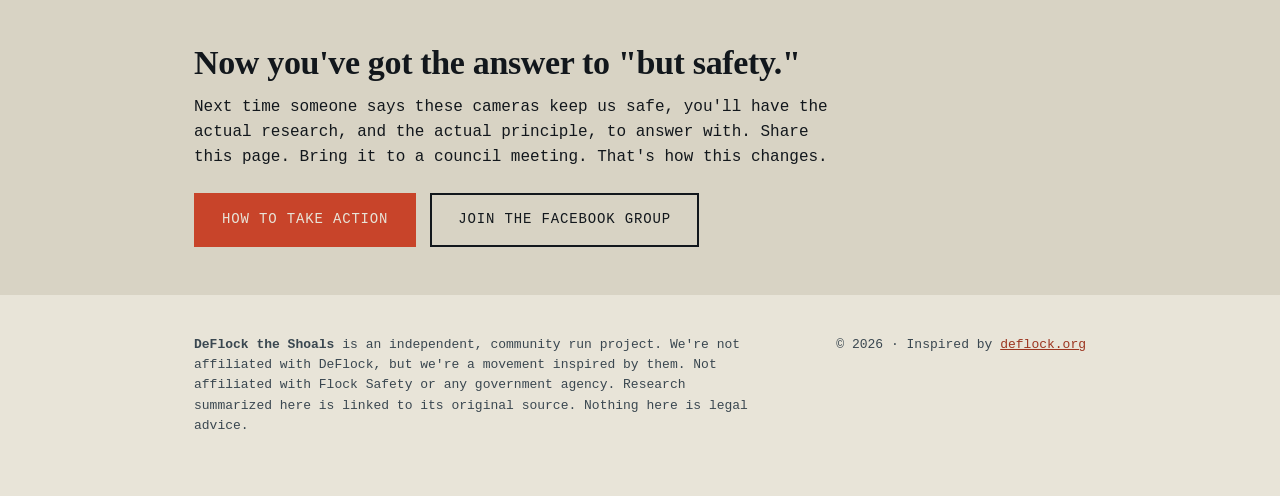
<file: safety.html>
<!DOCTYPE html>
<html lang="en">
<head>
  <meta charset="UTF-8">
  <meta name="viewport" content="width=device-width, initial-scale=1.0">
  <title>But does it actually work? — DeFlock the Shoals</title>
  <meta name="description" content="What the research actually says about whether Flock license plate cameras reduce crime, and why 'nothing to hide' misses the point.">

  <meta property="og:title" content="But does it actually work? — DeFlock the Shoals">
  <meta property="og:description" content="The honest look at whether these cameras reduce crime, and why your rights matter even if they did.">
  <meta property="og:type" content="website">
  <meta property="og:image" content="https://www.deflocktheshoals.site/assets/deflocktheshoals.png">
  <meta property="og:url" content="https://www.deflocktheshoals.site/safety.html">

  <link rel="stylesheet" href="styles.css">
</head>
<body>

<header>
  <div class="bar">
    <a href="index.html#top" class="brand">
      <img src="assets/deflocktheshoals.png" alt="DeFlock the Shoals logo" class="brand-logo">
      <span class="brand-text">DeFlock <span>the Shoals</span></span>
    </a>
    <div class="bar-right">
      <nav class="nav-links">
        <a href="index.html#learn">Learn</a>
        <a href="index.html#evidence">The record</a>
        <a href="safety.html" class="is-active">Does it work?</a>
        <a href="receipts.html">The receipts</a>
        <a href="index.html#act">Take action</a>
      </nav>
      <img src="assets/usaflag.png" alt="American flag" class="usa-flag">
      <button type="button" class="nav-toggle" id="nav-toggle" aria-label="Menu" aria-expanded="false">
        <span></span><span></span><span></span>
      </button>
    </div>
  </div>
  <nav class="nav-mobile" id="nav-mobile">
    <a href="index.html#learn">Learn</a>
    <a href="index.html#evidence">The record</a>
    <a href="safety.html">Does it work?</a>
    <a href="receipts.html">The receipts</a>
    <a href="index.html#act">Take action</a>
  </nav>
  <div class="flag-stripe" aria-hidden="true"><span class="r"></span><span class="w"></span><span class="b"></span></div>
</header>

<div class="movement">
  The argument for these cameras is always "public safety." So let's take that seriously and look at what the actual research says. Every study on this page is linked so you can read it yourself.
</div>

<main id="top">

  <div class="hero hero-records">
    <div class="wrap">
      <p class="eyebrow"><span class="rec-dot"></span> The safety question</p>
      <h1 class="records-h1">"But they keep us safe." Do they, though? Here's what the <em>research</em> actually says.</h1>
      <p class="lede">Every time someone defends these cameras, it comes down to safety. So we went and read the actual studies instead of the marketing. Here's the honest picture, and it's not the one Flock sells.</p>
    </div>
  </div>

  <section id="records-body">
    <div class="wrap">

      <p class="sec-label">What the evidence shows</p>
      <h2>The research is thin, and what exists is mixed at best</h2>
      <div class="prose">
        <p>Here's something most people don't realize: for a technology that's spread to thousands of towns, there is shockingly little solid proof that it actually reduces crime. Researchers who study this for a living say so plainly. The cameras spread far faster than anyone bothered to test whether they work.</p>
        <p>And when researchers do test it, the results don't match the sales pitch. Let's go through what the actual studies found.</p>

        <div class="claimbox">
          <span class="tag">The best experiments: helps solve, doesn't deter</span>
          The strongest research (randomized controlled studies) found that license plate readers can help police <em>investigate</em> a crime after it happens, but did <strong>not</strong> reduce or deter crime from happening in the first place. One study assigned readers to auto-theft hot spots and found no drop in auto theft or crime overall. In plain terms: they might help chase down a car after the fact, but they don't stop the crime, which is the thing that's supposed to justify watching everyone.
        </div>

        <div class="claimbox">
          <span class="tag">Atlantic City, 2025: no drop in violent crime</span>
          A 2025 study looked at Atlantic City after it put ALPR cameras on every road in and out of the city. The finding: the expansion <strong>did not reduce violent crime.</strong> Any other changes were tangled up with the fact that crime was falling nationwide at the same time, making it nearly impossible to credit the cameras.
        </div>

        <div class="claimbox">
          <span class="tag">San Marino, California: Flock's own example fell apart</span>
          Flock loved to point to San Marino, California, claiming its cameras cut crime by 70%. When Forbes actually checked, the story collapsed: despite a brief dip, residential burglaries <strong>rose</strong> after Flock's cameras were installed. The company's flagship success story didn't survive a fact-check.
        </div>

        <div class="claimbox">
          <span class="tag">Maryland: almost nothing the cameras flag is serious crime</span>
          Maryland's state fusion center found that only about <strong>0.2% of scans produced a "hit" of any kind</strong>, and the ACLU's analysis found the overwhelming majority of those hits were registration or emissions issues, not violent or serious crime. Millions of law-abiding people scanned to flag a tiny number of expired tags.
        </div>

        <p>Now, the fair counterpoint, because we're not going to do to you what Flock does. Flock says its cameras assisted around a million investigations last year and helped locate missing people, and a few single-agency studies show modest improvements in solving certain crimes after the fact. We're not claiming these cameras have never once helped solve a case. Of course a giant surveillance dragnet occasionally catches something.</p>
        <p>But "it occasionally helps solve a crime after it happens" is a very different claim from "it makes your town safer," and it's nowhere near enough to justify recording every driver, all the time, with no warrant. The honest bottom line, in the words of the researchers themselves, is that the evidence is thin, and the best studies show these cameras help investigate crimes without actually preventing them.</p>
        <p class="cite">Sources: <a href="https://www.crimrxiv.com/pub/zleg04q3/release/1" target="_blank" rel="noopener">Automated License Plate Readers, Vehicle Theft, and Clearance (CrimRxiv working paper, 2026)</a>; <a href="https://www.crimrxiv.com/pub/gbu63hj3/release/1" target="_blank" rel="noopener">An Evaluation of a Major ALPR Expansion, Atlantic City (2025)</a>; <a href="https://link.springer.com/article/10.1007/s41887-025-00099-y" target="_blank" rel="noopener">Measuring the Cost-Effectiveness of ALPR (Cambridge Journal of Evidence-Based Policing, 2025)</a>; <a href="https://www.policinginstitute.org/projects/a-multi-site-evaluation-of-automated-license-plate-readers/" target="_blank" rel="noopener">A Multi-Site Evaluation of ALPRs (Policing Institute)</a>; and Forbes' investigation of San Marino.</p>
      </div>

      <!-- BENN JORDAN / EXPOSED CAMERAS -->
      <p class="sec-label" style="margin-top:48px;">What happened when someone actually looked</p>
      <h2>A researcher found these cameras wide open on the internet, and used them to identify strangers</h2>
      <div class="prose">
        <p>If you want to understand why this is dangerous, look at what technologist Benn Jordan found at the end of 2025. Working with the news outlet 404 Media and another security researcher, he discovered that at least 60 of Flock's Condor cameras—the high-resolution units that pan, tilt, and zoom to actively track subjects—were <strong>live-streaming to the open internet with no password and no encryption.</strong> Anyone with a web browser could watch. 404 Media confirmed it by driving to one of the cameras in Bakersfield, California, standing in front of it, and watching themselves on the public feed in real time.</p>
        <p>What was on those feeds wasn't just license plates. The cameras were actively zooming in on people—capturing strangers Christmas shopping, unloading groceries, walking along public trails, and even filming unattended children at a playground. Jordan called it "Netflix for stalkers." Sit with that for a second: the hardware itself is built to follow and zoom in on individuals going about their normal, innocent lives.</p>
        <div class="claimbox">
          <span class="tag">This is the part that should stop you cold</span>
          Jordan didn't stop at watching. To show how dangerous this infrastructure is, he pulled faces from the camera footage and ran them through publicly available <strong>open source intelligence</strong> (OSINT) tools. In minutes, he was able to identify specific people by name, find where they work, locate their families, and uncover their home addresses. Pointing basic public web tools at high-powered surveillance footage turns ordinary citizens into targets for anyone who gets access.
        </div>
        <p>While Flock patched this specific vulnerability after it was exposed, that completely misses the fundamental issue. Software patches cannot fix the underlying constitutional danger. First, any centralized network of connected cameras is vulnerable to future leaks, credential breaches, rogue employees, and bad actors. But second—and most importantly—<strong>even if no outside hacker ever accesses the feed, the government still has this power.</strong></p>
        <p>Building a pervasive, pan-tilt-zoom surveillance dragnet that monitors, tracks, and archives the daily movements of innocent Americans violates the core spirit of the Fourth Amendment. The hardware is designed to watch people. The data is collected without suspicion or a warrant. The existence of the dragnet itself is the threat—whether accessed by an outside observer or by the state.</p>
        <p class="cite">Sources: <a href="https://www.404media.co/flock-exposed-its-ai-powered-cameras-to-the-internet-we-tracked-ourselves/" target="_blank" rel="noopener">404 Media, "Flock Exposed Its AI-Powered Cameras to the Internet. We Tracked Ourselves"</a>; <a href="https://www.404media.co/how-benn-jordan-discovered-flocks-cameras-were-left-streaming-to-the-internet/" target="_blank" rel="noopener">404 Media follow-up on how he found them</a>; and Benn Jordan's own video below.</p>

        <div class="video-grid" style="margin-top:24px;">
          <div class="video-frame">
            <iframe src="https://www.youtube-nocookie.com/embed/vU1-uiUlHTo"
                    title="Benn Jordan on Flock's exposed cameras"
                    loading="lazy"
                    allow="accelerometer; clipboard-write; encrypted-media; gyroscope; picture-in-picture"
                    allowfullscreen></iframe>
          </div>
        </div>
      </div>

      <!-- THE FREEDOM ARGUMENT -->
      <p class="sec-label" style="margin-top:48px;">The bigger point</p>
      <h2>Even if they did work, that wouldn't be the end of it</h2>
      <div class="prose">
        <p>Here's the part that really matters, and it's the question to put to anyone who defends these cameras. The evidence that they reduce crime is weak. But suppose it wasn't. Suppose these cameras really did help. <strong>Would that alone make it okay?</strong></p>
        <p>It wouldn't, and our whole system is built on that answer. Lots of things would help police catch criminals. Letting officers search any house without a warrant would help. Putting a tracker on every citizen's car would help. Cameras in every living room would help. We don't do those things, and not because they'd be ineffective, but because we decided as a country that some level of government power over free people is not worth the trade, no matter how useful it might be.</p>
        <p>That's what the Fourth Amendment is. It's a decision the Founders made that the government does <em>not</em> get to search and track you without cause and a warrant, even when doing so would be convenient for catching criminals. "It might help" was never supposed to be enough. If "it might help" were enough, there'd be no limit on government power at all. The whole point of having rights is that they hold <em>even when</em> giving them up would be useful.</p>
        <p>So when someone says "but they help catch criminals," the honest response is: first, the evidence says they mostly don't, and second, even if they did, that was never the standard. We don't trade away our constitutional protections for convenience. That's not how a free country is supposed to work.</p>
      </div>

      <!-- NOTHING TO HIDE -->
      <p class="sec-label" style="margin-top:48px;">"I've got nothing to hide"</p>
      <h2>This isn't about hiding. It's about who's allowed to watch you.</h2>
      <div class="prose">
        <p>You'll hear it constantly: "Only people with something to hide would be worried." It sounds reasonable. It isn't, and here's why.</p>
        <p>The "nothing to hide" line quietly flips the whole thing around. It assumes the government has a right to watch you, and that <em>you</em> have to justify wanting privacy. That's backwards. In a free country, the government has to justify watching you, not the other way around. You don't have to prove you deserve privacy. They have to prove they have cause to take it away. That's the entire idea behind needing a warrant.</p>
        <p>You have nothing to hide when you close your bathroom blinds, or seal an envelope, or have a private conversation. Privacy isn't about hiding wrongdoing. It's a basic condition of being a free person instead of a monitored one. The moment "I have nothing to hide" becomes the standard, you've conceded that your freedom depends on the government's goodwill, that they can watch everyone as long as most people aren't doing anything wrong. That is exactly the kind of unchecked power the Constitution was written to prevent.</p>
        <div class="claimbox">
          <span class="tag">Yes, it really is that serious</span>
          Here's the part people don't want to say out loud. Every time a government body signs one of these contracts, the officials who sign it, and the government they represent, are agreeing to conduct warrantless tracking of their own citizens. That is acting against the spirit of the Fourth Amendment, against the very rights they swore an oath to protect. It doesn't matter if their intentions are good. The effect is a government building a surveillance record on free people who are suspected of nothing. Yes, it really is that serious, and treating it like it's no big deal is exactly how a free society sleepwalks into being a watched one.
        </div>
        <p>Every elected official, police chief, and public servant swore an oath to support and defend the Constitution. When they sign contracts to build mass surveillance dragnet networks, they fail that oath in one of two ways:</p>
        <p>Either <strong>they don't actually understand what they signed</strong>—meaning they rubber-stamped a massive expenditure of taxpayer money and invited invasive surveillance into our community without doing their basic due diligence—or <strong>they understand the technology and authorized warrantless tracking of innocent citizens anyway</strong>. That is fundamentally anti-American. In either case, signing away the privacy of the people you represent is an indefensible betrayal of public trust, freedom, and what it means to be American.</p>
      </div>

      <!-- CTA into records -->
      <div class="claimbox" style="margin-top:40px;">
        <span class="tag">See what it's costing us</span>
        Weak evidence it works, real cost to your rights, and a real dollar cost too. See the source documents on our <a href="receipts.html">receipts page</a>.
      </div>

    </div>
  </section>

  <div class="records-cta">
    <div class="wrap">
      <h2>Now you've got the answer to "but safety."</h2>
      <p class="prose">Next time someone says these cameras keep us safe, you'll have the actual research, and the actual principle, to answer with. Share this page. Bring it to a council meeting. That's how this changes.</p>
      <div class="cta-row">
        <a href="index.html#act" class="btn btn-primary">How to take action</a>
        <a href="https://www.facebook.com/share/g/1DVvCgWZxD/" target="_blank" rel="noopener" class="btn btn-ghost">Join the Facebook group</a>
      </div>
    </div>
  </div>

</main>

<footer>
  <div class="wrap">
    <div class="disclaimer">
      <strong>DeFlock the Shoals</strong> is an independent, community run project. We're not affiliated with DeFlock, but we're a movement inspired by them. Not affiliated with Flock Safety or any government agency. Research summarized here is linked to its original source. Nothing here is legal advice.
    </div>
    <div>
      &copy; <span id="year">2026</span> &middot; Inspired by <a href="https://deflock.org" target="_blank" rel="noopener">deflock.org</a>
    </div>
  </div>
</footer>

<script src="script.js"></script>
<script data-goatcounter="https://deflocktheshoals.goatcounter.com/count"
        async src="//gc.zgo.at/count.js"></script>
</body>
</html>
</file>
<file: styles.css>
:root {
  --ink: #12171c;
  --paper: #e8e4d8;
  --paper-dim: #d8d3c4;
  --signal: #c8442a;
  --signal-dim: #9c3520;
  --steel: #3a4750;
  --line: #b7b1a1;
  --focus: #1d6fb8;
}

* { box-sizing: border-box; margin: 0; padding: 0; }

html { scroll-behavior: smooth; }

body {
  font-family: "Courier New", ui-monospace, monospace;
  background: var(--paper);
  color: var(--ink);
  line-height: 1.55;
  -webkit-font-smoothing: antialiased;
}

h1, h2, h3 {
  font-family: Georgia, "Times New Roman", serif;
  font-weight: 700;
  line-height: 1.1;
  letter-spacing: -0.01em;
}

a { color: var(--signal-dim); }
a:focus-visible, button:focus-visible, summary:focus-visible {
  outline: 3px solid var(--focus);
  outline-offset: 2px;
}

.wrap { max-width: 940px; margin: 0 auto; padding: 0 24px; }

/* ---- Top bar ---- */
header {
  border-bottom: 3px solid var(--ink);
  background: var(--paper);
  position: sticky; top: 0; z-index: 500;
}
.bar {
  display: flex; align-items: center; justify-content: space-between;
  padding: 14px 24px; max-width: 1040px; margin: 0 auto;
}
.bar-right { display: flex; align-items: center; }
.usa-flag {
  height: 26px; width: auto; margin-left: 20px;
  border: 1px solid var(--line); display: block;
  transition: transform .18s ease;
}
.usa-flag:hover { transform: scale(1.08) rotate(-2deg); }
@media (max-width: 720px) {
  .usa-flag { height: 22px; margin-left: 14px; }
}

/* ---- Brand + logo ---- */
.brand {
  display: flex; align-items: center; gap: 10px;
  text-decoration: none; color: var(--ink);
  transition: transform .15s ease;
  flex-shrink: 0;
}
.brand:hover { transform: translateX(2px); }
.brand-logo {
  height: 26px !important;
  width: auto !important;
  max-height: 26px;
  display: block;
  flex-shrink: 0;
}
.brand-text {
  font-family: Georgia, serif; font-weight: 700; font-size: 20px;
  text-transform: uppercase; letter-spacing: 0.02em; color: var(--ink);
  white-space: nowrap;
}
.brand-text span { color: var(--signal); }
@media (max-width: 1100px) {
  .brand-text { font-size: 17px; }
  .brand-logo { height: 22px !important; max-height: 22px; }
}

/* ---- Nav links (single line, even spacing) ---- */
.nav-links {
  display: flex;
  align-items: center;
  gap: 20px;
  flex-wrap: nowrap;
  justify-content: flex-end;
}
nav a {
  font-size: 13px; text-transform: uppercase; letter-spacing: 0.04em;
  text-decoration: none; color: var(--ink);
  position: relative; padding-bottom: 3px;
  transition: color .15s ease;
}
.nav-links a {
  margin-left: 0;
  white-space: nowrap;
}
nav a::after {
  content: ""; position: absolute; left: 0; bottom: 0;
  width: 100%; height: 2px; background: var(--signal);
  transform: scaleX(0); transform-origin: left;
  transition: transform .22s ease;
}
nav a:hover { color: var(--signal); }
nav a:hover::after { transform: scaleX(1); }
nav a.is-active { color: var(--signal); }
nav a.is-active::after { transform: scaleX(1); }
@media (max-width: 1160px) and (min-width: 1081px) {
  .nav-links { gap: 15px; }
  .nav-links a { font-size: 12px; letter-spacing: 0.02em; }
}

/* ---- Mobile nav ---- */
.nav-toggle {
  display: none; background: none; border: 2px solid var(--ink);
  padding: 8px 9px; margin-left: 14px; cursor: pointer;
  flex-direction: column; gap: 4px;
}
.nav-toggle span {
  display: block; width: 20px; height: 2px; background: var(--ink);
  transition: transform .2s ease, opacity .2s ease;
}
.nav-toggle.is-open span:nth-child(1) { transform: translateY(6px) rotate(45deg); }
.nav-toggle.is-open span:nth-child(2) { opacity: 0; }
.nav-toggle.is-open span:nth-child(3) { transform: translateY(-6px) rotate(-45deg); }

.nav-mobile { display: none; border-top: 1px solid var(--line); }
.nav-mobile.is-open { display: block; }
.nav-mobile a {
  display: block; padding: 16px 24px; margin: 0;
  border-bottom: 1px solid var(--line);
  font-size: 14px; text-transform: uppercase; letter-spacing: 0.05em;
  text-decoration: none; color: var(--ink);
}
.nav-mobile a:last-child { border-bottom: none; }
.nav-mobile a:active { background: var(--paper-dim); }
.nav-mobile a::after { display: none; }

@media (max-width: 1080px) {
  .nav-links { display: none; }
  .nav-toggle { display: flex; }
}

/* ---- Hero ---- */
.hero { padding: 64px 0 48px; border-bottom: 1px solid var(--line); }
.eyebrow {
  font-size: 12px; letter-spacing: 0.18em; text-transform: uppercase;
  color: var(--signal); margin-bottom: 20px; display: flex; align-items: center; gap: 10px;
  flex-wrap: wrap;
}
.rec-dot {
  width: 10px; height: 10px; border-radius: 50%; background: var(--signal);
  display: inline-block; animation: blink 1.4s steps(1) infinite;
}
@keyframes blink { 50% { opacity: 0.15; } }

.hero h1 { font-size: clamp(38px, 7vw, 68px); margin-bottom: 22px; }
.hero h1 em { font-style: normal; color: var(--signal); }
.lede { font-size: clamp(16px, 2.4vw, 20px); max-width: 620px; margin-bottom: 30px; }

.cta-row { display: flex; gap: 14px; flex-wrap: wrap; }
.btn {
  display: inline-block; padding: 14px 26px; font-family: inherit; font-size: 14px;
  text-transform: uppercase; letter-spacing: 0.06em; text-decoration: none;
  border: 2px solid var(--ink); cursor: pointer;
  transition: transform .12s ease, box-shadow .12s ease;
}
.btn:hover { transform: translate(-2px, -2px); box-shadow: 4px 4px 0 var(--ink); }
.btn:active { transform: translate(0, 0); box-shadow: 0 0 0 var(--ink); }
.btn-primary { background: var(--signal); color: var(--paper); border-color: var(--signal); }
.btn-primary:hover { box-shadow: 4px 4px 0 var(--signal-dim); }
.btn-ghost { background: transparent; color: var(--ink); }

/* ---- Hero tool buttons (second row) ---- */
.cta-tools { margin-top: 14px; }
.btn-tool {
  display: flex; flex-direction: column; align-items: flex-start;
  background: transparent; color: var(--ink);
  border: 2px solid var(--steel);
  padding: 12px 20px; text-decoration: none;
  text-transform: none; letter-spacing: normal;
  font-family: Georgia, serif; font-weight: 700; font-size: 15px;
  line-height: 1.2;
  transition: transform .12s ease, box-shadow .12s ease, background .15s ease;
}
.btn-tool:hover {
  transform: translate(-2px, -2px);
  box-shadow: 4px 4px 0 var(--steel);
  background: var(--paper-dim);
}
.btn-tool .btn-sub {
  display: block; margin-top: 4px;
  font-family: "Courier New", monospace; font-weight: normal;
  font-size: 12px; color: var(--steel);
  text-transform: none; letter-spacing: 0.02em;
}

/* ---- Stat strip ---- */
.stats {
  display: grid; grid-template-columns: repeat(3, 1fr); gap: 1px;
  background: var(--line); border: 1px solid var(--line); margin: 48px 0;
}
.stat {
  background: var(--paper); padding: 24px 20px;
  transition: background .2s ease, transform .2s ease;
}
.stat:hover { background: var(--paper-dim); transform: translateY(-3px); }
.stat .n { font-family: Georgia, serif; font-size: 40px; font-weight: 700; color: var(--signal); }
.stat .l { font-size: 12px; text-transform: uppercase; letter-spacing: 0.06em; color: var(--steel); margin-top: 4px; }
@media (max-width: 620px) { .stats { grid-template-columns: 1fr; } }

/* ---- Sections ---- */
section { padding: 56px 0; border-bottom: 1px solid var(--line); }
section.alt { background: var(--paper-dim); }
.sec-label {
  font-size: 12px; letter-spacing: 0.16em; text-transform: uppercase;
  color: var(--steel); margin-bottom: 14px;
}
section h2 { font-size: clamp(26px, 4vw, 38px); margin-bottom: 16px; }
.prose { max-width: 640px; }
.prose p { margin-bottom: 16px; }
.prose p:last-child { margin-bottom: 0; }
.section-intro { margin-bottom: 28px; }

/* ---- Accordions ---- */
.acc {
  border: 1px solid var(--line);
  background: var(--paper);
  margin-bottom: 12px;
}
section.alt .acc { background: var(--paper); }
.acc summary {
  cursor: pointer; padding: 20px 52px 20px 22px;
  position: relative; list-style: none;
  transition: background .18s ease, padding-left .18s ease;
}
.acc summary::-webkit-details-marker { display: none; }
.acc summary:hover { background: var(--paper-dim); padding-left: 27px; }
.acc-title {
  display: block; font-family: Georgia, serif; font-weight: 700;
  font-size: 19px; line-height: 1.25; color: var(--ink);
}
.acc-sub {
  display: block; font-size: 13px; color: var(--steel); margin-top: 5px;
}
.acc summary::after {
  content: "+"; position: absolute; right: 22px; top: 50%;
  transform: translateY(-50%);
  font-family: Georgia, serif; font-size: 30px; font-weight: 700;
  color: var(--signal); line-height: 1;
  transition: transform .25s ease;
}
.acc[open] > summary::after {
  content: "\2212";
  transform: translateY(-50%) rotate(180deg);
}
.acc[open] > summary { background: var(--paper-dim); border-bottom: 1px solid var(--line); }
.acc-body { padding: 24px 22px 26px; animation: slideDown .28s ease; }
@keyframes slideDown {
  from { opacity: 0; transform: translateY(-8px); }
  to { opacity: 1; transform: translateY(0); }
}
.pullquote-sm {
  font-family: Georgia, serif; font-size: clamp(20px, 3vw, 26px);
  line-height: 1.25; font-weight: 700; color: var(--ink);
  border-left: 4px solid var(--signal); padding-left: 18px;
  margin-bottom: 20px !important;
}
.pullquote-sm em { font-style: normal; color: var(--signal); }

/* ---- Flock photo ---- */
.flock-photo {
  float: right; width: 240px; max-width: 42%;
  margin: 0 0 18px 22px;
  border: 2px solid var(--ink); background: var(--ink);
}
.flock-photo img { display: block; width: 100%; height: auto; }
.flock-photo figcaption {
  font-size: 12px; color: var(--paper); background: var(--ink);
  padding: 8px 10px; line-height: 1.45;
}
@media (max-width: 560px) {
  .flock-photo {
    float: none; width: 100%; max-width: 320px;
    margin: 0 auto 20px;
  }
}

/* ---- Inline figure (what the camera sees) ---- */
.cam-figure { margin: 24px 0; max-width: 520px; }
.cam-figure img {
  display: block; width: 100%; height: auto;
  border: 2px solid var(--ink); cursor: zoom-in;
  transition: transform .15s ease, box-shadow .15s ease;
}
.cam-figure img:hover { transform: translateY(-2px); box-shadow: 4px 4px 0 var(--line); }
.cam-figure figcaption {
  font-size: 12px; color: var(--steel); margin-top: 8px; line-height: 1.45;
}

/* ---- Lightbox ---- */
.lightbox {
  display: none; position: fixed; inset: 0; z-index: 1200;
  background: rgba(18, 23, 28, 0.9);
  align-items: center; justify-content: center; padding: 24px;
  cursor: zoom-out;
}
.lightbox.is-open { display: flex; animation: fadeIn .2s ease; }
.lightbox img {
  max-width: 100%; max-height: 90vh;
  border: 3px solid var(--paper);
}

/* ---- Videos ---- */
.video-grid {
  display: grid; grid-template-columns: repeat(auto-fit, minmax(300px, 1fr));
  gap: 20px;
}
.video-frame {
  position: relative; width: 100%; padding-bottom: 56.25%;
  border: 2px solid var(--ink); background: var(--ink);
  overflow: hidden;
  transition: transform .18s ease, box-shadow .18s ease;
}
.video-frame:hover { transform: translateY(-3px); box-shadow: 5px 5px 0 var(--line); }
.video-frame iframe {
  position: absolute; top: 0; left: 0;
  width: 100%; height: 100%; border: 0;
}

/* ---- Link lists ---- */
.link-list { list-style: none; padding: 0; margin: 0; }
.link-list li {
  padding: 14px 0 14px 20px; border-bottom: 1px solid var(--line);
  position: relative;
  transition: padding-left .18s ease;
}
.link-list li:last-child { border-bottom: none; }
.link-list li::before {
  content: "\2192"; position: absolute; left: 0; top: 14px;
  color: var(--signal); font-weight: 700;
  transition: transform .18s ease;
}
.link-list li:hover { padding-left: 26px; }
.link-list li:hover::before { transform: translateX(3px); }
.link-list a {
  display: block; font-size: 16px; text-decoration: none;
  color: var(--signal-dim); font-weight: 700;
}
.link-list a:hover { text-decoration: underline; }
.link-list .link-src {
  display: block; font-size: 12px; color: var(--steel); margin-top: 3px;
}

/* ---- Map + Flocked panels ---- */
#map-embed, #flocked-cta {
  border: 3px solid var(--ink); margin-top: 8px;
  background: var(--paper-dim); min-height: 300px;
  display: flex; align-items: center; justify-content: center;
}
#map-embed iframe { width: 100%; height: 520px; border: 0; display: block; }
@media (max-width: 620px) { #map-embed iframe { height: 420px; } }
.map-panel { padding: 56px 28px; text-align: center; max-width: 460px; }
.map-panel-title {
  font-family: Georgia, serif; font-weight: 700; font-size: 24px;
  margin-bottom: 10px; color: var(--ink);
}
.map-panel-text { font-size: 15px; color: var(--steel); margin-bottom: 22px; }
.map-note { font-size: 13px; color: var(--steel); margin-top: 12px; line-height: 1.5; }

/* ---- Steps ---- */
.steps { display: grid; gap: 1px; background: var(--line); border: 1px solid var(--line); margin-top: 24px; }
.step {
  background: var(--paper); padding: 22px 24px;
  display: grid; grid-template-columns: 48px 1fr; gap: 18px;
  transition: background .2s ease, transform .2s ease;
}
.step:hover { background: var(--paper-dim); transform: translateX(4px); }
.step .num {
  font-family: Georgia, serif; font-size: 30px; font-weight: 700; color: var(--signal);
  transition: transform .2s ease;
}
.step:hover .num { transform: scale(1.15); }
.step h3 { font-size: 18px; margin-bottom: 6px; }
.step p { font-size: 15px; }
.step p + p { margin-top: 14px; }
.step .btn { margin-top: 6px; padding: 10px 20px; font-size: 12px; }
@media (max-width: 520px) {
  .step { grid-template-columns: 34px 1fr; gap: 12px; padding: 20px 18px; }
  .step .num { font-size: 24px; }
}

/* ---- Movement banner ---- */
.movement {
  background: var(--steel); color: var(--paper);
  padding: 14px 24px; font-size: 13px; text-align: center;
  letter-spacing: 0.03em; line-height: 1.6;
}
.movement a { color: var(--paper); font-weight: 700; text-decoration: underline; white-space: nowrap; }

/* ---- Claim boxes ---- */
.claimbox {
  border-left: 4px solid var(--signal); background: var(--paper-dim);
  padding: 18px 22px; margin: 22px 0; font-size: 15px;
  transition: border-left-width .18s ease, padding-left .18s ease;
}
.claimbox:hover { border-left-width: 8px; padding-left: 18px; }
.claimbox .tag {
  font-size: 11px; text-transform: uppercase; letter-spacing: 0.12em;
  color: var(--signal-dim); font-weight: 700; margin-bottom: 6px; display: block;
}

/* ---- Citations ---- */
.cite { font-size: 12px; color: var(--steel); }
.cite a { color: var(--steel); text-decoration: underline; }
.cite-list {
  font-size: 12px; color: var(--steel); margin-top: 8px;
  padding-left: 0; list-style: none;
}
.cite-list li { margin-bottom: 4px; }
.cite-list a { color: var(--steel); }

/* ---- Case examples ---- */
.cases { margin: 22px 0; display: grid; gap: 14px; }
.case {
  border: 1px solid var(--line); padding: 16px 20px; background: var(--paper-dim);
  font-size: 15px;
  transition: transform .18s ease, box-shadow .18s ease;
}
.case:hover { transform: translateY(-3px); box-shadow: 4px 4px 0 var(--line); }
.case .where {
  font-family: Georgia, serif; font-weight: 700; font-size: 15px;
  color: var(--signal-dim); margin-bottom: 4px;
}
.case .src { font-size: 11px; color: var(--steel); margin-top: 8px; }
.case .src a { color: var(--steel); }

/* ---- Join cards ---- */
.join .grid {
  display: grid; grid-template-columns: repeat(auto-fit, minmax(220px, 1fr));
  gap: 1px; background: var(--line); border: 1px solid var(--line); margin-top: 24px;
}
.join .card {
  background: var(--paper); padding: 24px;
  transition: background .2s ease, transform .2s ease;
}
.join .card:hover { background: var(--paper-dim); transform: translateY(-4px); }
.join .card h3 { font-size: 18px; margin-bottom: 8px; }
.join .card p { font-size: 14px; margin-bottom: 14px; }
.join .card .btn { padding: 10px 18px; font-size: 12px; }

/* ---- Flag stripe ---- */
.flag-stripe { height: 6px; display: flex; }
.flag-stripe span { flex: 1; }
.flag-stripe .r { background: var(--signal); }
.flag-stripe .w { background: var(--paper); }
.flag-stripe .b { background: var(--steel); }

/* ---- Contact modal ---- */
.modal-overlay {
  display: none; position: fixed; inset: 0; z-index: 1000;
  background: rgba(18, 23, 28, 0.72); padding: 24px;
  align-items: center; justify-content: center;
  animation: fadeIn .2s ease;
}
.modal-overlay.is-open { display: flex; }
@keyframes fadeIn { from { opacity: 0; } to { opacity: 1; } }
.modal {
  background: var(--paper); border: 3px solid var(--ink);
  max-width: 480px; width: 100%; padding: 28px; position: relative;
  max-height: 90vh; overflow-y: auto;
  animation: popIn .25s ease;
}
@keyframes popIn {
  from { opacity: 0; transform: translateY(16px) scale(.97); }
  to { opacity: 1; transform: translateY(0) scale(1); }
}
.modal h2 { font-size: 26px; margin-bottom: 10px; }
.modal-lede { font-size: 14px; color: var(--steel); margin-bottom: 20px; }
.modal-close {
  position: absolute; top: 12px; right: 14px; background: none; border: none;
  font-size: 28px; line-height: 1; cursor: pointer; color: var(--ink);
  font-family: inherit; transition: transform .15s ease, color .15s ease;
}
.modal-close:hover { transform: rotate(90deg); color: var(--signal); }
.field { margin-bottom: 16px; }
.field label {
  display: block; font-size: 12px; text-transform: uppercase;
  letter-spacing: 0.06em; color: var(--steel); margin-bottom: 6px;
}
.field input, .field textarea {
  width: 100%; padding: 10px 12px; font-family: inherit; font-size: 15px;
  border: 2px solid var(--ink); background: var(--paper); color: var(--ink);
  transition: border-color .15s ease, box-shadow .15s ease;
}
.field input:focus, .field textarea:focus {
  outline: none; border-color: var(--signal);
  box-shadow: 3px 3px 0 var(--paper-dim);
}
.field textarea { resize: vertical; }
.modal-note { font-size: 14px; margin-top: 14px; color: var(--signal-dim); }
.modal-note.is-ok { color: #2c6e3f; }

/* ---- Records page ---- */
.hero-records { padding: 56px 0 40px; }
.hero-records h1 em { font-style: normal; color: var(--signal); }
.records-h1 {
  font-size: clamp(28px, 4.4vw, 44px);
  margin-bottom: 22px;
}
@media (max-width: 560px) {
  .records-h1 { font-size: clamp(24px, 6.5vw, 32px); }
}
#records-body { padding: 48px 0; }
.doc-links {
  border-left: 4px solid var(--steel); padding: 14px 0 14px 18px;
  margin-top: 22px; font-size: 15px;
}
.doc-links a { font-weight: 700; }
.doc-source {
  display: block; font-size: 13px; color: var(--steel); margin-top: 6px;
}
.doc-source a { color: var(--steel); text-decoration: underline; font-weight: normal; }
.records-cta { background: var(--paper-dim); border-top: 1px solid var(--line); padding: 48px 0; }
.records-cta h2 { font-size: clamp(24px, 4vw, 34px); margin-bottom: 14px; }
.records-cta .cta-row { margin-top: 24px; }

/* ---- Footer ---- */
footer { padding: 40px 0 60px; }
footer .wrap { display: flex; justify-content: space-between; flex-wrap: wrap; gap: 16px; font-size: 13px; color: var(--steel); }
.disclaimer { max-width: 560px; }

/* ---- Scroll reveal ---- */
.reveal { opacity: 0; transform: translateY(18px); }
.reveal.is-visible {
  opacity: 1; transform: translateY(0);
  transition: opacity .5s ease, transform .5s ease;
}

/* ---- Respect reduced motion ---- */
@media (prefers-reduced-motion: reduce) {
  * { animation: none !important; transition: none !important; }
  .rec-dot { animation: none; }
  .reveal { opacity: 1; transform: none; }
}

/* ---- Petition callout on the home page ---- */
.petition-callout {
  display: grid;
  grid-template-columns: minmax(0, 1fr) auto;
  gap: 28px;
  align-items: center;
  border: 3px solid var(--ink);
  border-left: 8px solid var(--signal);
  background: var(--paper);
  padding: 26px 28px;
  margin: 28px 0;
  box-shadow: 6px 6px 0 var(--line);
}
.petition-callout .tag {
  display: block;
  margin-bottom: 8px;
  color: var(--signal);
  font-size: 11px;
  font-weight: 700;
  letter-spacing: 0.12em;
  text-transform: uppercase;
}
.petition-callout h3 { font-size: 22px; margin-bottom: 8px; }
.petition-callout p { max-width: 620px; font-size: 14px; }
.petition-callout .btn { white-space: nowrap; }

/* ---- Petition page ---- */
.petition-hero { padding-bottom: 56px; }
.petition-hero .lede { max-width: 760px; }

.petition-statement {
  max-width: 760px;
  border: 3px solid var(--ink);
  border-left: 8px solid var(--signal);
  background: var(--paper);
  padding: 32px;
  margin-top: 26px;
  box-shadow: 7px 7px 0 var(--line);
}
.petition-statement p { margin-bottom: 18px; }
.petition-statement p:last-child { margin-bottom: 0; }
.petition-demands { margin: 4px 0 22px 24px; }
.petition-demands li { margin-bottom: 12px; padding-left: 6px; }
.petition-demands li::marker {
  color: var(--signal);
  font-family: Georgia, serif;
  font-weight: 700;
}
.petition-source-note { max-width: 760px; margin-top: 24px; }

.petition-card {
  max-width: 760px;
  border: 3px solid var(--ink);
  background: var(--paper);
  padding: 32px;
  box-shadow: 7px 7px 0 var(--line);
}
.tally-card { padding: 20px; overflow: hidden; }
.tally-card iframe { display: block; width: 100%; border: 0; }
.petition-name-grid {
  display: grid;
  grid-template-columns: 1fr 1fr;
  gap: 20px;
}
.petition-field { margin-bottom: 22px; }
.petition-field label {
  display: block;
  margin-bottom: 8px;
  font-family: Georgia, "Times New Roman", serif;
  font-size: 16px;
  font-weight: 700;
  color: var(--ink);
}
.petition-field label > span:not(.optional) { color: var(--signal); }
.petition-field .optional {
  margin-left: 6px;
  color: var(--steel);
  font-family: "Courier New", ui-monospace, monospace;
  font-size: 10px;
  font-weight: 400;
  letter-spacing: .08em;
  text-transform: uppercase;
}
.petition-field input,
.petition-field select,
.petition-field textarea {
  width: 100%;
  padding: 12px 14px;
  border: 2px solid var(--ink);
  border-radius: 0;
  background-color: var(--paper);
  color: var(--ink);
  font-family: "Courier New", ui-monospace, monospace;
  font-size: 15px;
  transition: border-color .15s ease, box-shadow .15s ease;
}
.petition-field input,
.petition-field select { min-height: 52px; }
.petition-field textarea { min-height: 130px; resize: vertical; }
.petition-field select {
  cursor: pointer;
  appearance: none;
  background-image:
    linear-gradient(45deg, transparent 50%, var(--ink) 50%),
    linear-gradient(135deg, var(--ink) 50%, transparent 50%);
  background-position:
    calc(100% - 19px) 22px,
    calc(100% - 13px) 22px;
  background-size: 6px 6px, 6px 6px;
  background-repeat: no-repeat;
  padding-right: 44px;
}
.petition-field input:focus,
.petition-field select:focus,
.petition-field textarea:focus {
  outline: none;
  border-color: var(--signal);
  box-shadow: 4px 4px 0 var(--paper-dim);
}
.field-note {
  margin-top: 7px;
  color: var(--steel);
  font-size: 12px;
}
.petition-confirm {
  display: grid;
  grid-template-columns: 22px 1fr;
  gap: 12px;
  align-items: start;
  padding: 18px 0;
  margin-bottom: 8px;
  border-top: 1px solid var(--line);
  font-size: 13px;
  cursor: pointer;
}
.petition-confirm input {
  width: 18px;
  height: 18px;
  margin-top: 2px;
  accent-color: var(--signal);
}
.petition-submit { width: 100%; text-align: center; margin-top: 4px; }
.petition-submit[disabled] { cursor: wait; opacity: .65; }
.petition-status {
  border-left: 4px solid var(--signal);
  margin-top: 18px;
  padding: 12px 14px;
  background: var(--paper-dim);
  font-size: 14px;
}
.petition-status.is-ok { border-left-color: #2c6e3f; }
.petition-status.is-error { border-left-color: var(--signal); }
.petition-honeypot {
  position: absolute !important;
  left: -9999px !important;
  width: 1px !important;
  height: 1px !important;
  opacity: 0 !important;
  pointer-events: none !important;
}
.petition-privacy {
  max-width: 760px;
  margin-top: 20px;
  color: var(--steel);
  font-size: 12px;
}

@media (max-width: 680px) {
  .petition-callout { grid-template-columns: 1fr; gap: 18px; padding: 22px 18px; }
  .petition-callout .btn { width: 100%; text-align: center; }
  .petition-name-grid { grid-template-columns: 1fr; gap: 0; }
  .petition-card,
  .petition-statement { padding: 22px 18px; box-shadow: 4px 4px 0 var(--line); }
  .tally-card { padding: 10px 8px; }
}
</file>
